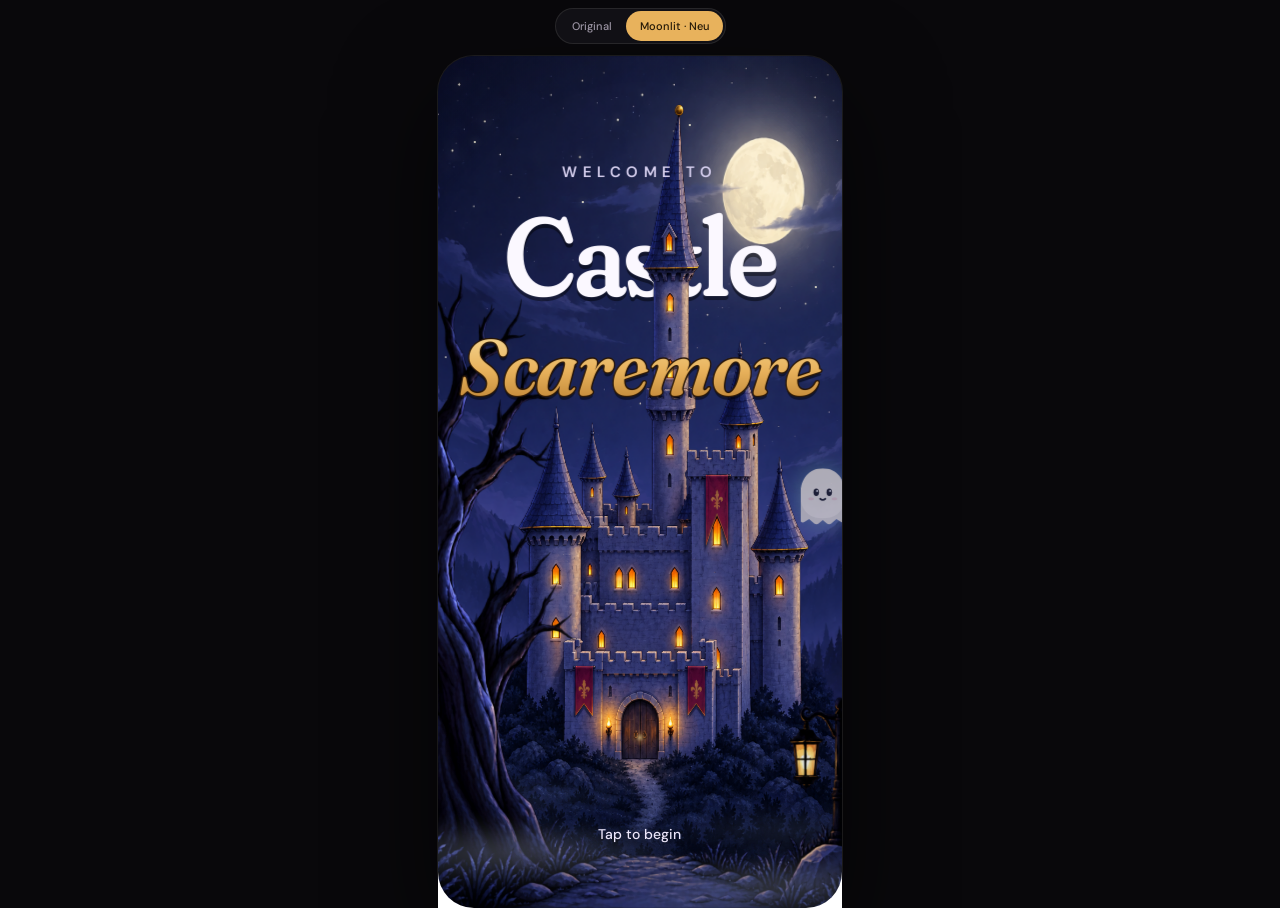
<file: index.html>
<!doctype html>
<html lang="en">
<head>
<meta charset="utf-8">
<meta name="viewport" content="width=device-width, initial-scale=1, maximum-scale=1, user-scalable=no, viewport-fit=cover">
<meta name="theme-color" content="#111015">
<title>Castle Scaremore</title>
<link rel="preconnect" href="https://fonts.googleapis.com">
<link rel="preconnect" href="https://fonts.gstatic.com" crossorigin>
<link href="https://fonts.googleapis.com/css2?family=DM+Sans:opsz,wght@9..40,400;9..40,500;9..40,600;9..40,700&family=Fraunces:ital,opsz,wght,SOFT@0,9..144,500..700,100;1,9..144,500..700,100&display=swap" rel="stylesheet">
<link rel="stylesheet" href="style.css">
<link rel="stylesheet" href="moonlit.css">
<link rel="stylesheet" href="storybook.css">
</head>
<body>

<!-- ICONS: one consistent line style, 24px grid, 1.8 stroke -->
<svg width="0" height="0" style="position:absolute" aria-hidden="true">
  <defs>
    <symbol id="i-ghost" viewBox="0 0 24 24" fill="none" stroke="currentColor" stroke-width="1.8" stroke-linecap="round" stroke-linejoin="round"><path d="M5.5 20.5V11a6.5 6.5 0 0 1 13 0v9.5l-2.2-1.6-2.1 1.6-2.2-1.6-2.2 1.6-2.1-1.6z"/><circle cx="9.8" cy="11" r=".9" fill="currentColor"/><circle cx="14.2" cy="11" r=".9" fill="currentColor"/></symbol>
    <symbol id="i-castle" viewBox="0 0 24 24" fill="none" stroke="currentColor" stroke-width="1.8" stroke-linecap="round" stroke-linejoin="round"><path d="M3.5 21V9h3v2H9V4h2v2h2V4h2v7h2.5V9h3v12z"/><path d="M10 21v-3a2 2 0 0 1 4 0v3"/></symbol>
    <symbol id="i-cards" viewBox="0 0 24 24" fill="none" stroke="currentColor" stroke-width="1.8" stroke-linecap="round" stroke-linejoin="round"><rect x="3.5" y="5" width="10" height="14" rx="2" transform="rotate(-10 8.5 12)"/><rect x="10" y="4.5" width="10.5" height="15" rx="2" transform="rotate(7 15.25 12)"/></symbol>
    <symbol id="i-shop" viewBox="0 0 24 24" fill="none" stroke="currentColor" stroke-width="1.8" stroke-linecap="round" stroke-linejoin="round"><path d="M4.5 8.5h15l-1.2 11.3a1.5 1.5 0 0 1-1.5 1.2H7.2a1.5 1.5 0 0 1-1.5-1.2z"/><path d="M9 11V7a3 3 0 0 1 6 0v4"/></symbol>
    <symbol id="i-gem" viewBox="0 0 24 24" fill="none" stroke="currentColor" stroke-width="1.8" stroke-linecap="round" stroke-linejoin="round"><path d="M6.5 4h11L21 9l-9 11L3 9z" fill="currentColor" fill-opacity=".22"/><path d="M3 9h18M12 20 8.5 9l2-5M12 20l3.5-11-2-5"/></symbol>
    <symbol id="i-fright" viewBox="0 0 24 24" fill="none" stroke="currentColor" stroke-width="1.8" stroke-linecap="round" stroke-linejoin="round"><path d="M12 2.8c1.8 3 6.2 5 6.2 10.4a6.2 6.2 0 0 1-12.4 0c0-2.6 1.2-4.2 2.5-5.3.1 1.6.7 2.6 1.7 3.1-.1-3.4 1-6.1 2-8.2z" fill="currentColor" fill-opacity=".22"/><circle cx="10.3" cy="14" r=".8" fill="currentColor"/><circle cx="13.7" cy="14" r=".8" fill="currentColor"/></symbol>
    <symbol id="i-settings" viewBox="0 0 24 24" fill="none" stroke="currentColor" stroke-width="1.8" stroke-linecap="round" stroke-linejoin="round"><path d="M4 7h9M17 7h3M4 12h3M11 12h9M4 17h11M19 17h1"/><circle cx="15" cy="7" r="2"/><circle cx="9" cy="12" r="2"/><circle cx="17" cy="17" r="2"/></symbol>
    <symbol id="i-lock" viewBox="0 0 24 24" fill="none" stroke="currentColor" stroke-width="1.8" stroke-linecap="round" stroke-linejoin="round"><rect x="5" y="11" width="14" height="10" rx="2.2"/><path d="M8.5 11V8a3.5 3.5 0 0 1 7 0v3"/></symbol>
    <symbol id="i-people" viewBox="0 0 24 24" fill="none" stroke="currentColor" stroke-width="1.8" stroke-linecap="round" stroke-linejoin="round"><circle cx="9" cy="8" r="3.2"/><path d="M3 20a6 6 0 0 1 12 0"/><path d="M15.5 4.9a3.2 3.2 0 0 1 0 6.2M17.5 14.3A6 6 0 0 1 21 20"/></symbol>
    <symbol id="i-group" viewBox="0 0 24 24" fill="none" stroke="currentColor" stroke-width="1.8" stroke-linecap="round" stroke-linejoin="round"><circle cx="12" cy="7.5" r="2.7"/><circle cx="5.5" cy="9.5" r="2"/><circle cx="18.5" cy="9.5" r="2"/><path d="M7.5 20a4.5 4.5 0 0 1 9 0M2.5 18.5a3.3 3.3 0 0 1 4.2-3.2M21.5 18.5a3.3 3.3 0 0 0-4.2-3.2"/></symbol>
    <symbol id="i-bolt" viewBox="0 0 24 24" fill="none" stroke="currentColor" stroke-width="1.8" stroke-linecap="round" stroke-linejoin="round"><path d="M13 3 5 14h6.2l-1 7L18.5 10h-6.2z"/></symbol>
    <symbol id="i-target" viewBox="0 0 24 24" fill="none" stroke="currentColor" stroke-width="1.8" stroke-linecap="round" stroke-linejoin="round"><circle cx="12" cy="12" r="8.5"/><circle cx="12" cy="12" r="4.5"/><circle cx="12" cy="12" r="1" fill="currentColor"/></symbol>
    <symbol id="i-candle" viewBox="0 0 24 24" fill="none" stroke="currentColor" stroke-width="1.8" stroke-linecap="round" stroke-linejoin="round"><path d="M12 3c1.4 1.7 2 2.7 2 3.7a2 2 0 0 1-4 0c0-1 .6-2 2-3.7zM12 8.7V11"/><rect x="8.5" y="11" width="7" height="10" rx="1"/></symbol>
    <symbol id="i-shield" viewBox="0 0 24 24" fill="none" stroke="currentColor" stroke-width="1.8" stroke-linecap="round" stroke-linejoin="round"><path d="M12 3 5 6v5.2c0 4.4 2.9 8.2 7 9.8 4.1-1.6 7-5.4 7-9.8V6z"/><path d="m12 8.3 1.1 2.3 2.5.3-1.8 1.7.5 2.5-2.3-1.3-2.3 1.3.5-2.5-1.8-1.7 2.5-.3z"/></symbol>
    <symbol id="i-clock" viewBox="0 0 24 24" fill="none" stroke="currentColor" stroke-width="1.8" stroke-linecap="round" stroke-linejoin="round"><circle cx="12" cy="12" r="8.5"/><path d="M12 7.5V12l3 2"/></symbol>
    <symbol id="i-sparkle" viewBox="0 0 24 24" fill="none" stroke="currentColor" stroke-width="1.8" stroke-linecap="round" stroke-linejoin="round"><path d="M12 3c.6 4.6 3.9 7.9 8.5 8.5-4.6.6-7.9 3.9-8.5 8.5-.6-4.6-3.9-7.9-8.5-8.5C8.1 10.9 11.4 7.6 12 3z"/></symbol>
    <symbol id="i-sound" viewBox="0 0 24 24" fill="none" stroke="currentColor" stroke-width="1.8" stroke-linecap="round" stroke-linejoin="round"><path d="M11 5 6.5 8.5H3.5v7h3L11 19z"/><path d="M15.5 9a4.5 4.5 0 0 1 0 6M18.5 6a8.5 8.5 0 0 1 0 12"/></symbol>
    <symbol id="i-music" viewBox="0 0 24 24" fill="none" stroke="currentColor" stroke-width="1.8" stroke-linecap="round" stroke-linejoin="round"><path d="M9 18V5.5l11-2V16"/><circle cx="6.5" cy="18" r="2.5"/><circle cx="17.5" cy="16" r="2.5"/></symbol>
    <symbol id="i-vibrate" viewBox="0 0 24 24" fill="none" stroke="currentColor" stroke-width="1.8" stroke-linecap="round" stroke-linejoin="round"><rect x="8" y="3.5" width="8" height="17" rx="2"/><path d="M4 8.5v7M20 8.5v7"/></symbol>
    <symbol id="i-crown" viewBox="0 0 24 24" fill="none" stroke="currentColor" stroke-width="1.8" stroke-linecap="round" stroke-linejoin="round"><path d="M3.5 8 8 12l4-6.5 4 6.5 4.5-4-2 11h-13z"/></symbol>
    <symbol id="i-gift" viewBox="0 0 24 24" fill="none" stroke="currentColor" stroke-width="1.8" stroke-linecap="round" stroke-linejoin="round"><rect x="3.5" y="8.5" width="17" height="4" rx="1"/><path d="M5 12.5V20a1 1 0 0 0 1 1h12a1 1 0 0 0 1-1v-7.5M12 8.5V21"/><path d="M12 8.5C10.5 5 7 4.8 7 6.8c0 1.4 2 1.7 5 1.7zM12 8.5c1.5-3.5 5-3.7 5-1.7 0 1.4-2 1.7-5 1.7z"/></symbol>
    <symbol id="i-moon" viewBox="0 0 24 24" fill="none" stroke="currentColor" stroke-width="1.8" stroke-linecap="round" stroke-linejoin="round"><path d="M19.5 14.5A7.8 7.8 0 1 1 9.5 4.5a6.2 6.2 0 0 0 10 10z"/></symbol>
    <symbol id="i-door" viewBox="0 0 24 24" fill="none" stroke="currentColor" stroke-width="1.8" stroke-linecap="round" stroke-linejoin="round"><path d="M6 21V10a6 6 0 0 1 12 0v11M4 21h16"/><circle cx="14.5" cy="14.5" r=".8" fill="currentColor"/></symbol>
    <symbol id="i-chain" viewBox="0 0 24 24" fill="none" stroke="currentColor" stroke-width="1.8" stroke-linecap="round" stroke-linejoin="round"><rect x="3" y="8.5" width="9" height="7" rx="3.5" transform="rotate(-35 7.5 12)"/><rect x="12" y="8.5" width="9" height="7" rx="3.5" transform="rotate(-35 16.5 12)"/></symbol>
    <symbol id="i-tower" viewBox="0 0 24 24" fill="none" stroke="currentColor" stroke-width="1.8" stroke-linecap="round" stroke-linejoin="round"><path d="M12 2.5 7.5 9h9z"/><path d="M8.5 9v12h7V9M6 21h12"/><path d="M12 13v2"/></symbol>
    <symbol id="i-camera" viewBox="0 0 24 24" fill="none" stroke="currentColor" stroke-width="1.8" stroke-linecap="round" stroke-linejoin="round"><path d="M4 8h3l1.5-2.5h7L17 8h3a1 1 0 0 1 1 1v9a1 1 0 0 1-1 1H4a1 1 0 0 1-1-1V9a1 1 0 0 1 1-1z"/><circle cx="12" cy="13" r="3.5"/></symbol>
    <symbol id="i-ecto" viewBox="0 0 24 24" fill="none" stroke="currentColor" stroke-width="1.8" stroke-linecap="round" stroke-linejoin="round"><path d="M12 3c3 4.2 6 7.4 6 11a6 6 0 0 1-12 0c0-3.6 3-6.8 6-11z" fill="currentColor" fill-opacity=".2"/><path d="M9.5 14.5a2.5 2.5 0 0 0 2.5 2.5"/></symbol>
    <symbol id="i-potion" viewBox="0 0 24 24" fill="none" stroke="currentColor" stroke-width="1.8" stroke-linecap="round" stroke-linejoin="round"><path d="M9 3h6M10 3v5.5L5.6 16.8A2.8 2.8 0 0 0 8.1 21h7.8a2.8 2.8 0 0 0 2.5-4.2L14 8.5V3"/><path d="M7.2 14h9.6l1.6 2.8A2.8 2.8 0 0 1 15.9 21H8.1a2.8 2.8 0 0 1-2.5-4.2z" fill="currentColor" fill-opacity=".35" stroke="none"/><circle cx="11" cy="17" r=".9" fill="currentColor"/><circle cx="13.5" cy="15.8" r=".6" fill="currentColor"/></symbol>
    <symbol id="i-skullp" viewBox="0 0 24 24" fill="none" stroke="currentColor" stroke-width="1.8" stroke-linecap="round" stroke-linejoin="round"><path d="M12 3a8 8 0 0 0-5 14.2V20a1 1 0 0 0 1 1h8a1 1 0 0 0 1-1v-2.8A8 8 0 0 0 12 3z"/><circle cx="9" cy="11.5" r="1.8" fill="currentColor"/><circle cx="15" cy="11.5" r="1.8" fill="currentColor"/><path d="M12 14.5v1.5M10 21v-2M14 21v-2"/></symbol>
    <symbol id="i-close" viewBox="0 0 24 24" fill="none" stroke="currentColor" stroke-width="2" stroke-linecap="round"><path d="M6.5 6.5l11 11M17.5 6.5l-11 11"/></symbol>
    <symbol id="i-check" viewBox="0 0 24 24" fill="none" stroke="currentColor" stroke-width="2" stroke-linecap="round" stroke-linejoin="round"><path d="m5 12.5 4.5 4.5L19 7.5"/></symbol>
    <symbol id="i-plus" viewBox="0 0 24 24" fill="none" stroke="currentColor" stroke-width="2.2" stroke-linecap="round"><path d="M12 6v12M6 12h12"/></symbol>
    <symbol id="i-arrow" viewBox="0 0 24 24" fill="none" stroke="currentColor" stroke-width="2" stroke-linecap="round" stroke-linejoin="round"><path d="M5 12h14M13 6l6 6-6 6"/></symbol>
    <symbol id="i-up" viewBox="0 0 24 24" fill="none" stroke="currentColor" stroke-width="2" stroke-linecap="round" stroke-linejoin="round"><path d="M12 19V5M6 11l6-6 6 6"/></symbol>
    <symbol id="i-tap" viewBox="0 0 24 24" fill="none" stroke="currentColor" stroke-width="1.8" stroke-linecap="round" stroke-linejoin="round"><path d="M9 12V5.5a1.5 1.5 0 0 1 3 0V11m0-1.5a1.5 1.5 0 0 1 3 0V11m0-.5a1.5 1.5 0 0 1 3 0v4a6.5 6.5 0 0 1-6.5 6.5h-.6a6 6 0 0 1-4.7-2.3L4.3 16a1.5 1.5 0 0 1 2.3-1.9L9 16.5"/></symbol>
  </defs>
</svg>

<div id="app">
  <div class="wisps" aria-hidden="true"><i></i><i></i><i></i><i></i></div>

  <!-- TOP BAR -->
  <header class="topbar">
    <div class="topbar-row">
    <div class="currency" id="cur-frights" data-kind="frights">
      <svg class="cur-icon"><use href="#i-fright"/></svg>
      <span class="cur-val">0</span>
    </div>
    <div class="currency" id="cur-gems" data-kind="gems">
      <svg class="cur-icon"><use href="#i-gem"/></svg>
      <span class="cur-val">0</span>
      <button class="cur-plus press" id="btn-gem-plus" aria-label="Get gems"><svg><use href="#i-plus"/></svg></button>
    </div>
    <button class="icon-btn press" id="btn-settings" aria-label="Settings"><svg><use href="#i-settings"/></svg></button>
    </div>
    <button class="level" id="level" style="--p:0" aria-label="Level">
      <span class="lv-badge"><b id="lv-num">1</b></span>
      <span class="lv-track"><i></i></span>
      <span class="lv-text" id="lv-text">0 / 15 XP</span>
    </button>
    <div class="buffs" id="buffs"></div>
  </header>

  <!-- PAGES -->
  <main class="pages" id="pages">

    <section class="page" data-page="shop">
      <header class="page-head stagger" style="--i:0">
        <h1>Shop</h1>
        <p>Spend gems on lasting upgrades.</p>
      </header>
      <div id="shop-content"></div>
    </section>

    <section class="page" data-page="cards">
      <header class="page-head stagger" style="--i:0">
        <h1>Cards</h1>
        <p>Permanent buffs. Duplicates stack at full strength.</p>
      </header>
      <div id="cards-content"></div>
    </section>

    <section class="page haunt active" data-page="haunt">
      <div class="scene stagger" id="scene" style="--i:0">
        <canvas id="scene-canvas"></canvas>
        <div class="scene-hud top">
          <span class="hud"><svg><use href="#i-castle"/></svg><span id="scene-room">Entrance Hall</span></span>
          <span class="hud"><svg><use href="#i-clock"/></svg><span id="scene-rate" class="num">–</span></span>
        </div>
        <div class="scene-center">
          <div class="scene-pill tutorial" id="tutorial"><svg><use href="#i-tap"/></svg>Tap when a visitor reaches the armor</div>
          <div class="scene-pill combo" id="combo-pill">Combo <b id="scene-combo">×2</b><span id="scene-combo-bonus">+20%</span></div>
          <div class="scene-pill haunt-btn" id="haunt-btn"><svg><use href="#i-moon"/></svg><span id="haunt-label">Haunting Hour</span></div>
        </div>
        <div class="fear" id="fear"><span class="fear-label">Fear</span><div class="fear-bar"><i></i></div></div>
      </div>

      <div class="upgrades stagger" style="--i:1">
        <div class="upgrades-head">
          <div class="panel-tabs" id="panel-tabs">
            <button class="on" data-panel="upgrades">Upgrades</button>
            <button data-panel="quests">Quests<i class="qdot" id="quest-dot"></i></button>
          </div>
          <div class="segmented" id="buy-mode" style="--seg:0">
            <span class="seg-thumb"></span>
            <button data-mode="0">×1</button>
            <button data-mode="1">×10</button>
            <button data-mode="2">Max</button>
          </div>
        </div>
        <div class="upgrade-list" id="upgrade-list"></div>
        <div class="upgrade-list" id="quest-list" hidden></div>
      </div>
    </section>

    <section class="page" data-page="ghosts">
      <header class="page-head stagger" style="--i:0">
        <h1>Ghosts</h1>
        <p id="ghost-count">Collect and train your haunting crew.</p>
      </header>
      <div id="ghosts-content"></div>
    </section>

    <section class="page" data-page="castle">
      <header class="page-head stagger" style="--i:0">
        <h1>The Castle</h1>
        <p>Every room you haunt pays better.</p>
      </header>
      <div id="castle-content"></div>
    </section>
  </main>

  <!-- TAB BAR -->
  <nav class="tabbar" id="tabbar" style="--idx:2">
    <span class="tab-pill"><span></span></span>
    <button class="tab" data-tab="shop"><span class="tab-icon"><svg><use href="#i-shop"/></svg><i class="badge"></i></span><span class="tab-label">Shop</span></button>
    <button class="tab" data-tab="cards"><span class="tab-icon"><svg><use href="#i-cards"/></svg><i class="badge"></i></span><span class="tab-label">Cards</span></button>
    <button class="tab active" data-tab="haunt"><span class="tab-icon"><svg><use href="#i-ghost"/></svg><i class="badge"></i></span><span class="tab-label">Haunt</span></button>
    <button class="tab" data-tab="ghosts"><span class="tab-icon"><svg><use href="#i-crown"/></svg><i class="badge"></i></span><span class="tab-label">Ghosts</span></button>
    <button class="tab" data-tab="castle"><span class="tab-icon"><svg><use href="#i-castle"/></svg><i class="badge"></i></span><span class="tab-label">Castle</span></button>
  </nav>

  <div id="fx-layer"></div>
  <div id="toast-root"></div>

  <!-- SPLASH -->
  <div id="splash">
    <p class="splash-tap">Tap to begin</p>
  </div>
</div>

<script src="moonlit.js"></script>
<script src="puppet-motion.js"></script>
<script src="puppet-visitors.js"></script>
<script src="storybook.js"></script>
<script src="app.js"></script>
<script src="game.js"></script>
</body>
</html>
</file>
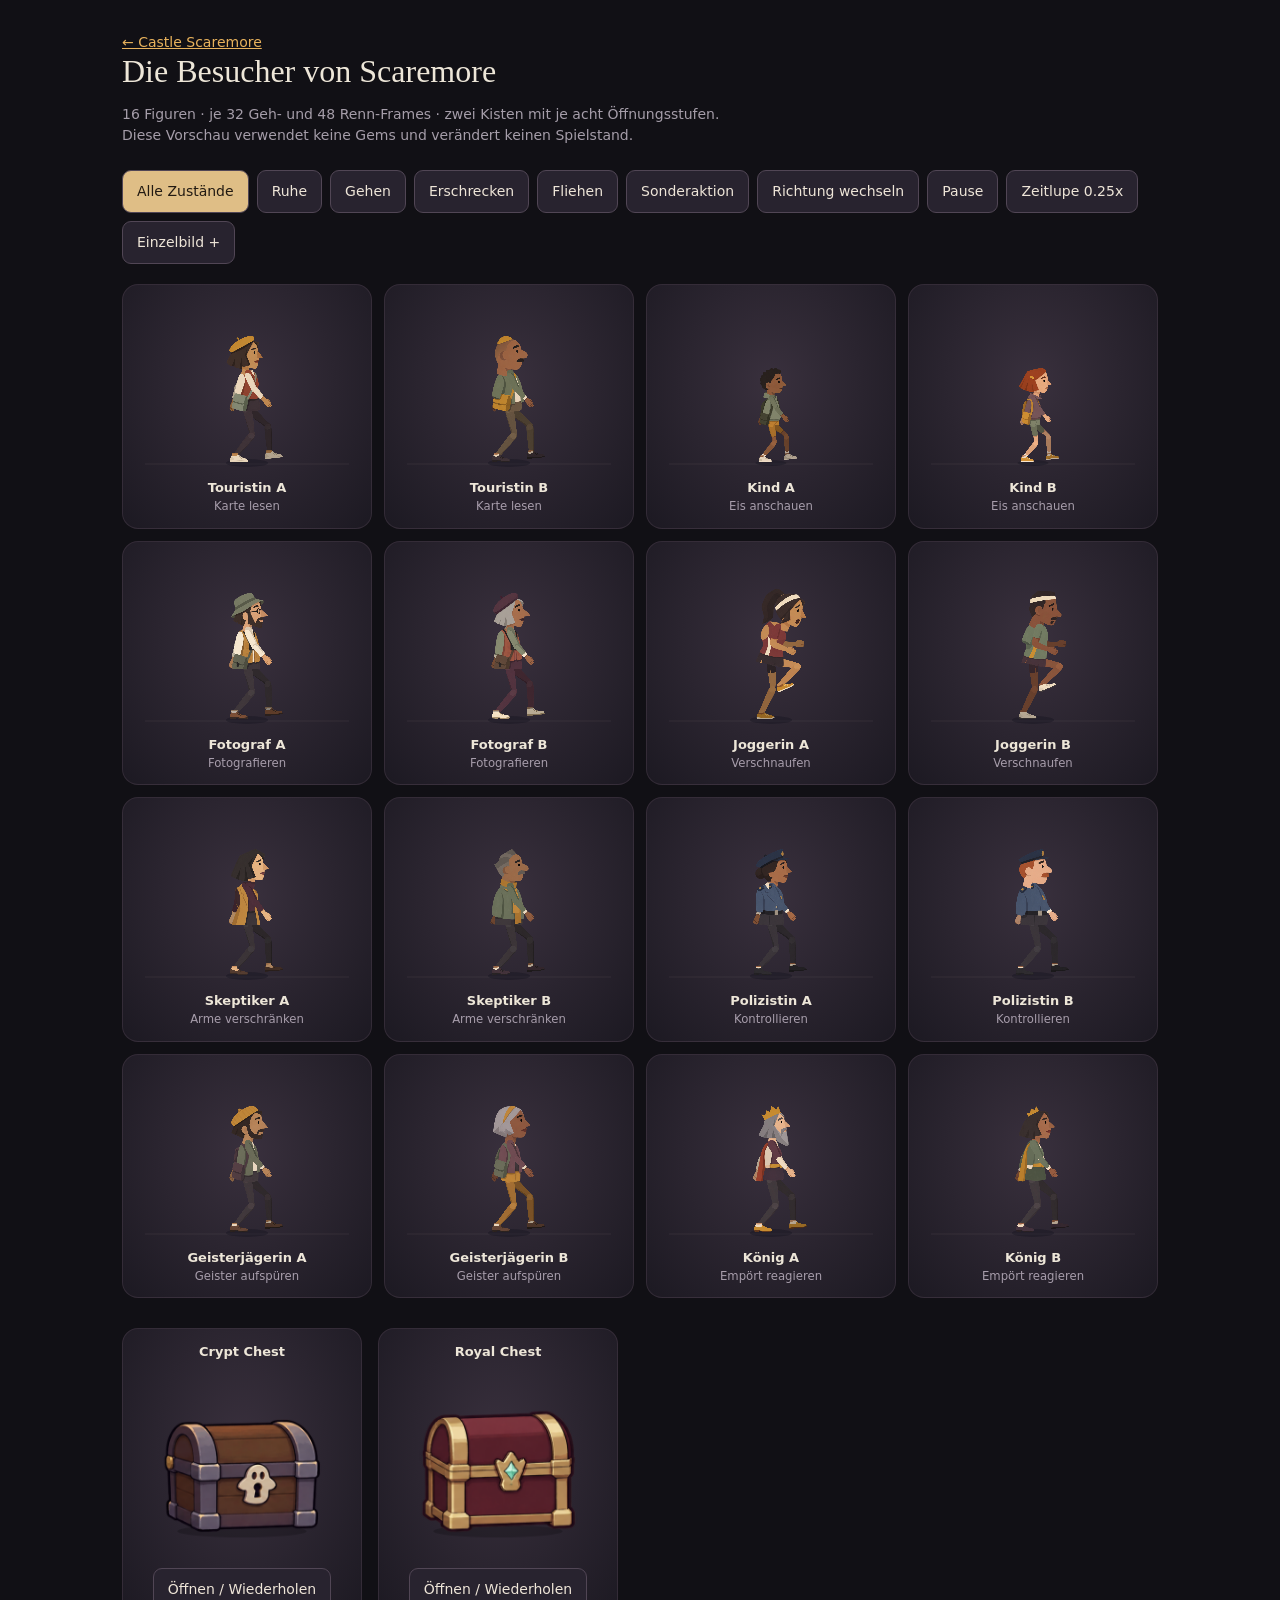
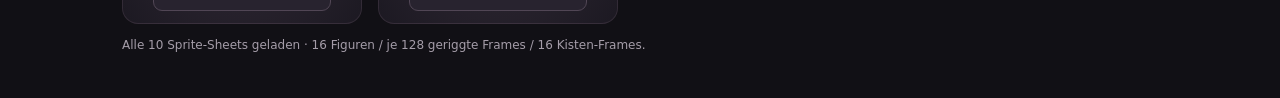
<file: art-preview.html>
<!doctype html>
<html lang="de">
<meta charset="utf-8">
<meta name="viewport" content="width=device-width,initial-scale=1">
<title>Castle Scaremore · Animationsvorschau</title>
<link rel="stylesheet" href="storybook.css">
<style>
  *{box-sizing:border-box}body{margin:0;background:#111015;color:#ede6d8;font:14px/1.5 system-ui,sans-serif;padding:32px;max-width:1100px;margin:auto}
  h1{font:500 32px Georgia,serif;margin:0}p{color:#a59da9}a{color:#e8b25c}header{margin-bottom:24px}
  .controls{display:flex;flex-wrap:wrap;gap:8px;margin:20px 0}button,select{background:#28232f;color:#eee5d8;border:1px solid #514655;border-radius:9px;padding:10px 14px;font:inherit;cursor:pointer}button.on{background:#dfbe86;color:#221a12}
  .cast{display:grid;grid-template-columns:repeat(4,1fr);gap:12px}.card{background:radial-gradient(at 50% 40%,#39303d,#1c1922);border:1px solid #53445466;border-radius:16px;text-align:center;padding:12px;min-width:0}
  .card canvas{width:100%;height:180px;display:block}.card b{font-size:13px}.card small{display:block;color:#a79dab}.chests{display:flex;gap:16px;margin-top:30px}.chests .card{width:240px}.chests scaremore-chest{height:196px;width:196px;margin:auto}.chests button{margin-top:10px}#status{font-size:12px}
  @media(max-width:650px){body{padding:20px}.cast{grid-template-columns:repeat(2,1fr)}.chests{flex-wrap:wrap}.chests .card{width:100%}}
</style>
<header><a href="./">← Castle Scaremore</a><h1>Die Besucher von Scaremore</h1><p>16 Figuren · je 32 Geh- und 48 Renn-Frames · zwei Kisten mit je acht Öffnungsstufen.<br>Diese Vorschau verwendet keine Gems und verändert keinen Spielstand.</p></header>
<div class="controls" role="group" aria-label="Animation wählen">
  <button data-state="cycle" class="on">Alle Zustände</button><button data-state="idle">Ruhe</button><button data-state="walk">Gehen</button><button data-state="scared">Erschrecken</button><button data-state="flee">Fliehen</button><button data-state="action">Sonderaktion</button><button id="direction">Richtung wechseln</button><button id="pause">Pause</button><button id="slow">Zeitlupe 0.25x</button><button id="step">Einzelbild +</button>
</div>
<div class="cast" id="cast"></div>
<div class="chests"><section class="card"><b>Crypt Chest</b><scaremore-chest data-kind="crypt" role="img" aria-label="Crypt Chest"></scaremore-chest><button class="replay">Öffnen / Wiederholen</button></section><section class="card"><b>Royal Chest</b><scaremore-chest data-kind="royal" role="img" aria-label="Royal Chest"></scaremore-chest><button class="replay">Öffnen / Wiederholen</button></section></div>
<p id="status" role="status">Assets werden geladen …</p>
<script src="puppet-motion.js"></script>
<script src="puppet-visitors.js"></script>
<script src="storybook.js"></script>
<script>
  const labels=['Touristin','Kind','Fotograf','Joggerin','Skeptiker','Polizistin','Geisterjägerin','König'];
  const specials=['Karte lesen','Eis anschauen','Fotografieren','Verschnaufen','Arme verschränken','Kontrollieren','Geister aufspüren','Empört reagieren'];
  const cards=ScaremoreArt.kinds.flatMap((kind,i)=>[0,1].map(variant=>{
    const el=document.createElement('section');el.className='card';el.innerHTML=`<canvas aria-label="${labels[i]} Animationsvorschau"></canvas><b>${labels[i]} ${variant===0?'A':'B'}</b><small>${specials[i]}</small>`;document.querySelector('#cast').appendChild(el);
    return {kind,artVariant:variant,visitor:{kind,artVariant:variant},canvas:el.querySelector('canvas')};
  }));
  let state='cycle',direction=1,paused=false,slow=false,t=0,last=performance.now();
  document.querySelectorAll('[data-state]').forEach(b=>b.onclick=()=>{state=b.dataset.state;t=0;document.querySelectorAll('[data-state]').forEach(x=>x.classList.toggle('on',x===b));});
  document.querySelector('#direction').onclick=()=>{direction*=-1};
  document.querySelector('#pause').onclick=e=>{paused=!paused;e.target.textContent=paused?'Weiter':'Pause'};
  document.querySelector('#slow').onclick=e=>{slow=!slow;e.target.classList.toggle('on',slow)};
  document.querySelector('#step').onclick=()=>{paused=true;t+=1/48;document.querySelector('#pause').textContent='Weiter'};
  document.querySelectorAll('.replay').forEach(b=>b.onclick=async()=>{b.disabled=true;const sprite=b.parentNode.querySelector('scaremore-chest');sprite.reset();await sprite.play();b.disabled=false;});
  ScaremoreArt.preload().then(()=>{const all=ScaremoreArt.status();document.querySelector('#status').textContent=all.every(a=>a.ready)?`Alle ${all.length} Sprite-Sheets geladen · 16 Figuren / je 128 geriggte Frames / 16 Kisten-Frames.`:'Fehler beim Laden: '+all.filter(a=>!a.ready).map(a=>a.name).join(', ');});
  function loop(now){
    if(!paused)t+=Math.min(.05,(now-last)/1000)*(slow?.25:1);last=now;
    const cycle=t%7.7;
    const current=state==='cycle'?(cycle<1.2?'idle':cycle<3.6?'walk':cycle<4?'scared':cycle<6?'flee':'action'):state;
    for(const {kind,artVariant,visitor,canvas} of cards){
      const w=canvas.clientWidth,h=180,d=Math.min(2,devicePixelRatio||1);
      if(canvas.width!==Math.round(w*d)){canvas.width=Math.round(w*d);canvas.height=h*d;}
      const c=canvas.getContext('2d');c.setTransform(d,0,0,d,0,0);c.clearRect(0,0,w,h);
      c.strokeStyle='#8d7b7b25';c.beginPath();c.moveTo(10,167);c.lineTo(w-10,167);c.stroke();
      const st=current==='scared'?(state==='cycle'?cycle-3.6:t%.8):t%1.3;
      c.save();if(direction<0&&current!=='flee'){c.translate(w,0);c.scale(-1,1);}
      Object.assign(visitor,{state:current,st,phase:t*(current==='flee'?19:7),dir:direction,x:w/2});
      ScaremoreArt.drawVisitor(c,visitor,t,{charH:108,walkY:165},0);c.restore();
    }
    requestAnimationFrame(loop);
  }requestAnimationFrame(loop);
</script>
</html>
</file>
<file: style.css>
/* ============ Castle Scaremore – UI prototype ============
   Palette: ink, bone, candlelight. Mint only for Frights.
   Motion: springs (generated at runtime into --spring*), transform/opacity only. */
:root {
  --bg: #111015;
  --surface: #1a181f;
  --surface-2: #232028;
  --surface-3: #2d2933;
  --hair: rgba(237, 230, 216, .07);
  --hair-2: rgba(237, 230, 216, .12);
  --text: #ede6d8;
  --text-2: #9b94a3;
  --text-3: #625c69;
  --accent: #e8b25c;
  --accent-ink: #231807;
  --accent-soft: rgba(232, 178, 92, .12);
  --fright: #9fe3c6;
  --gem: #a9bcff;
  --danger: #e6776a;
  --common: #a8a3ae;
  --rare: #74a9f2;
  --epic: #b392f0;
  --legendary: #eec26a;

  /* fallbacks – replaced by true spring curves in app.js when linear() is supported */
  --spring: cubic-bezier(.3, 1.25, .5, 1);
  --spring-soft: cubic-bezier(.25, 1, .35, 1);
  --spring-bouncy: cubic-bezier(.3, 1.5, .5, 1);
  --ease-out: cubic-bezier(.2, .8, .2, 1);
  --ease-in: cubic-bezier(.5, 0, .75, 0);

  --safe-b: env(safe-area-inset-bottom, 0px);
  --safe-t: env(safe-area-inset-top, 0px);
  --display: 'Fraunces', Georgia, serif;
}

* { box-sizing: border-box; -webkit-tap-highlight-color: transparent; }
html, body { margin: 0; height: 100%; }
body {
  background: #09080b;
  color: var(--text);
  font: 500 15px/1.35 'DM Sans', system-ui, sans-serif;
  overflow: hidden;
  user-select: none;
  -webkit-user-select: none;
  touch-action: manipulation;
  display: flex;
  justify-content: center;
  align-items: center;
  -webkit-font-smoothing: antialiased;
}
button { font: inherit; color: inherit; cursor: pointer; border: 0; background: none; padding: 0; }
svg { width: 1em; height: 1em; display: block; flex-shrink: 0; }
h1, h2, h3, p { margin: 0; }
.num { font-variant-numeric: tabular-nums; }

/* press feedback: quick down, springy release */
.press { transition: transform .45s var(--spring-bouncy); }
.press:active { transform: scale(.94); transition: transform .08s var(--ease-out); }

/* ---------- Frame ---------- */
#app {
  position: relative;
  width: 100%;
  max-width: 440px;
  height: 100dvh;
  background: var(--bg);
  display: flex;
  flex-direction: column;
  overflow: hidden;
  isolation: isolate;
}
@media (min-width: 500px) and (min-height: 700px) {
  #app {
    height: min(100dvh - 48px, 900px);
    aspect-ratio: 9 / 19;
    width: auto;
    border-radius: 36px;
    box-shadow: 0 0 0 1px #ffffff14, 0 40px 100px rgba(0, 0, 0, .6);
  }
}
#app.shake { animation: shake .4s var(--ease-out); }
@keyframes shake {
  0%, 100% { transform: none; }
  20% { transform: translate(-3px, 1px); }
  40% { transform: translate(3px, -1px); }
  60% { transform: translate(-2px, 0); }
  80% { transform: translate(1px, 0); }
}

/* ---------- Top bar ---------- */
.topbar {
  display: flex;
  align-items: center;
  gap: 8px;
  padding: calc(12px + var(--safe-t)) 16px 10px;
}
.currency {
  display: flex;
  align-items: center;
  gap: 7px;
  height: 36px;
  padding: 0 12px 0 10px;
  background: var(--surface);
  border: 1px solid var(--hair);
  border-radius: 12px;
  font-weight: 600;
  font-size: 15px;
  font-variant-numeric: tabular-nums;
}
.cur-icon { width: 20px; height: 20px; }
#cur-frights .cur-icon { color: var(--fright); }
#cur-gems .cur-icon { color: var(--gem); }
#cur-gems { padding-right: 4px; }
.cur-val { min-width: 34px; display: inline-block; transition: transform .5s var(--spring-bouncy), color .4s; }
.currency.tick .cur-val { animation: tick .45s var(--spring-bouncy); }
@keyframes tick { 0% { transform: translateY(0); } 30% { transform: translateY(-3px); } 100% { transform: translateY(0); } }
.currency.spent .cur-val { color: var(--accent); }
.cur-plus {
  width: 28px; height: 28px;
  margin-left: 4px;
  border-radius: 9px;
  display: grid; place-items: center;
  background: var(--surface-3);
  color: var(--text);
  font-size: 14px;
}
.icon-btn {
  margin-left: auto;
  width: 36px; height: 36px;
  border-radius: 12px;
  display: grid; place-items: center;
  color: var(--text-2);
  font-size: 20px;
}
.icon-btn:hover { color: var(--text); }

/* ---------- Pages ---------- */
.pages { position: relative; flex: 1; min-height: 0; }
.page {
  position: absolute; inset: 0;
  overflow-y: auto;
  overflow-x: hidden;
  padding: 4px 16px 28px;
  opacity: 0;
  visibility: hidden;
  scrollbar-width: none;
}
.page::-webkit-scrollbar { display: none; }
.page.active { opacity: 1; visibility: visible; }
.page-head { padding: 8px 2px 18px; }
.page-head h1 {
  font-family: var(--display);
  font-variation-settings: 'SOFT' 100;
  font-weight: 600;
  font-size: 30px;
  letter-spacing: -.02em;
  line-height: 1.1;
}
.page-head p { color: var(--text-2); font-size: 14px; margin-top: 4px; }

/* entrance: small rise, soft spring, tight stagger */
.page.enter .stagger { animation: rise .55s var(--spring-soft) both; animation-delay: calc(var(--i, 0) * 32ms); }
@keyframes rise { from { opacity: 0; transform: translateY(10px); } to { opacity: 1; transform: none; } }

.label {
  font-size: 12px;
  font-weight: 600;
  letter-spacing: .08em;
  text-transform: uppercase;
  color: var(--text-3);
  margin: 26px 2px 10px;
}

.card {
  background: var(--surface);
  border: 1px solid var(--hair);
  border-radius: 20px;
}

/* ---------- Buttons ---------- */
.btn {
  display: inline-flex; align-items: center; justify-content: center; gap: 6px;
  height: 40px;
  padding: 0 14px;
  border-radius: 12px;
  font-weight: 600;
  font-size: 14px;
  white-space: nowrap;
  background: var(--accent);
  color: var(--accent-ink);
  font-variant-numeric: tabular-nums;
  transition: transform .45s var(--spring-bouncy), background-color .25s, color .25s;
}
.btn:active { transform: scale(.95); transition: transform .08s var(--ease-out), background-color .25s, color .25s; }
.btn svg { width: 16px; height: 16px; }
.btn.secondary { background: var(--surface-3); color: var(--text); }
.btn.ghost { background: transparent; color: var(--text-2); box-shadow: inset 0 0 0 1px var(--hair-2); }
.btn.muted { background: var(--surface-2); color: var(--text-3); }
.btn.done { background: transparent; color: var(--fright); pointer-events: none; }
.btn.lg { height: 50px; font-size: 16px; border-radius: 14px; padding: 0 20px; }
.btn.block { width: 100%; }
.btn .sep { width: 1px; height: 14px; background: currentColor; opacity: .25; }
.nudge { animation: nudge .4s var(--ease-out); }
@keyframes nudge { 0%, 100% { translate: 0; } 25% { translate: -4px; } 50% { translate: 3px; } 75% { translate: -1px; } }

/* ---------- Haunt ---------- */
.page.haunt { display: flex; flex-direction: column; overflow: hidden; padding-bottom: 12px; gap: 14px; }
.scene {
  position: relative;
  flex: 0 0 45%;
  border-radius: 22px;
  overflow: hidden;
  background:
    radial-gradient(120% 90% at 50% 40%, #1f1c25 0%, #141217 70%),
    var(--surface);
  border: 1px solid var(--hair);
}
.scene::before {
  /* faint stone courses so the placeholder reads as a corridor */
  content: '';
  position: absolute; inset: 0;
  background:
    repeating-linear-gradient(0deg, transparent 0 31px, rgba(255,255,255,.025) 31px 32px),
    linear-gradient(180deg, transparent 68%, rgba(0,0,0,.35) 68%);
}
.scene-placeholder {
  position: absolute; inset: 0;
  display: flex; flex-direction: column; align-items: center; justify-content: center; gap: 6px;
  text-align: center;
}
.ph-icon { width: 40px; height: 40px; color: var(--text-3); margin-bottom: 6px; animation: hover 4s ease-in-out infinite; }
@keyframes hover { 0%, 100% { transform: translateY(0); } 50% { transform: translateY(-5px); } }
.ph-title { font-family: var(--display); font-size: 19px; font-weight: 600; color: var(--text-2); }
.ph-sub { font-size: 13px; color: var(--text-3); }

.scene-hud { position: absolute; left: 12px; right: 12px; display: flex; justify-content: space-between; pointer-events: none; }
.scene-hud.top { top: 12px; }
.scene-hud.bottom { bottom: 12px; }
.hud {
  display: inline-flex; align-items: center; gap: 6px;
  height: 28px; padding: 0 10px;
  border-radius: 9px;
  background: rgba(10, 9, 12, .6);
  backdrop-filter: blur(8px);
  -webkit-backdrop-filter: blur(8px);
  font-size: 12.5px; font-weight: 600;
  color: var(--text);
  font-variant-numeric: tabular-nums;
}
.hud svg { width: 14px; height: 14px; color: var(--text-2); }
.hud-label { color: var(--text-3); font-size: 11px; letter-spacing: .06em; text-transform: uppercase; }
.hud b { color: var(--accent); font-weight: 600; }

.upgrades { flex: 1; min-height: 0; display: flex; flex-direction: column; }
.upgrades-head { display: flex; align-items: center; justify-content: space-between; padding: 0 2px 10px; }
.upgrades-head h2 { font-family: var(--display); font-weight: 600; font-size: 21px; letter-spacing: -.01em; }

.segmented {
  position: relative;
  display: grid;
  grid-template-columns: repeat(3, 1fr);
  width: 150px;
  padding: 3px;
  border-radius: 11px;
  background: var(--surface);
  border: 1px solid var(--hair);
}
.segmented button {
  position: relative; z-index: 1;
  height: 28px;
  font-size: 13px; font-weight: 600;
  color: var(--text-3);
  transition: color .25s;
}
.segmented button.on { color: var(--text); }
.seg-thumb {
  position: absolute; top: 3px; bottom: 3px; left: 3px;
  width: calc((100% - 6px) / 3);
  border-radius: 8px;
  background: var(--surface-3);
  transform: translateX(calc(var(--seg) * 100%));
  transition: transform .5s var(--spring);
}

.upgrade-list {
  flex: 1;
  overflow-y: auto;
  border-radius: 20px;
  background: var(--surface);
  border: 1px solid var(--hair);
  scrollbar-width: none;
}
.upgrade-list::-webkit-scrollbar { display: none; }
.upg[hidden] { display: none; }
.upg {
  position: relative;
  display: grid;
  grid-template-columns: 42px 1fr auto;
  align-items: center;
  gap: 12px;
  padding: 12px 12px 12px 14px;
}
.upg + .upg { border-top: 1px solid var(--hair); }
.upg::after {
  content: ''; position: absolute; inset: 0;
  background: var(--accent-soft);
  opacity: 0;
  pointer-events: none;
}
.upg.bought::after { animation: rowGlow .7s var(--ease-out); }
@keyframes rowGlow { 0% { opacity: 1; } 100% { opacity: 0; } }
.tile {
  flex-shrink: 0;
  width: 42px; height: 42px;
  border-radius: 12px;
  display: grid; place-items: center;
  color: var(--c);
  background: color-mix(in srgb, var(--c) 13%, transparent);
  font-size: 21px;
}
.upg-body { min-width: 0; }
.upg-name { display: flex; align-items: baseline; gap: 7px; font-weight: 600; font-size: 15px; }
.lv { display: inline-block; font-size: 12px; font-weight: 500; color: var(--text-3); font-variant-numeric: tabular-nums; }
.lv.pop { animation: pop .5s var(--spring-bouncy); }
@keyframes pop { 0% { transform: scale(1); } 30% { transform: scale(1.35); color: var(--accent); } 100% { transform: scale(1); } }
.upg-desc { font-size: 13px; color: var(--text-2); margin-top: 1px; white-space: nowrap; overflow: hidden; text-overflow: ellipsis; font-variant-numeric: tabular-nums; }
.upg-desc b { color: var(--text); font-weight: 600; }
.upg-desc .to { color: var(--fright); }
.upg-desc svg { display: inline-block; width: 11px; height: 11px; vertical-align: -1px; margin: 0 2px; color: var(--text-3); }
.meter { height: 2px; margin-top: 8px; border-radius: 2px; background: var(--hair); overflow: hidden; }
.meter i { display: block; height: 100%; width: 100%; background: var(--accent); border-radius: 2px; transform-origin: left; transform: scaleX(var(--p)); transition: transform .6s var(--spring-soft); }
.upg .btn { min-width: 84px; height: 38px; padding: 0 12px; }
.upg .btn svg { width: 15px; height: 15px; }
.upg.locked .tile { filter: grayscale(1); opacity: .5; }
.upg.locked .upg-name { color: var(--text-2); }

/* ---------- Tab bar ---------- */
.tabbar {
  --n: 5;
  position: relative;
  display: flex;
  height: calc(66px + var(--safe-b));
  padding: 0 8px var(--safe-b);
  background: var(--bg);
  border-top: 1px solid var(--hair);
}
.tab-pill {
  position: absolute;
  left: 8px; top: 7px;
  width: calc((100% - 16px) / var(--n));
  height: 52px;
  transform: translateX(calc(var(--idx) * 100%));
  transition: transform .55s var(--spring);
  pointer-events: none;
}
.tab-pill span {
  display: block;
  height: 100%;
  margin: 0 5px;
  border-radius: 14px;
  background: var(--accent-soft);
}
.tabbar.moving .tab-pill span { animation: stretch .55s var(--ease-out); }
@keyframes stretch { 0% { transform: scaleX(1); } 35% { transform: scaleX(1.18); } 100% { transform: scaleX(1); } }
.tab {
  position: relative;
  flex: 1;
  display: flex; flex-direction: column; align-items: center; justify-content: center; gap: 3px;
  height: 66px;
  color: var(--text-3);
  transition: color .3s;
}
.tab-icon {
  position: relative;
  font-size: 23px;
  transition: transform .5s var(--spring-bouncy);
}
.tab-label { font-size: 11.5px; font-weight: 600; letter-spacing: .01em; }
.tab.active { color: var(--accent); }
.tab.active .tab-icon { transform: translateY(-1px) scale(1.08); }
.tab:active .tab-icon { transform: scale(.86); transition-duration: .1s; }
.badge {
  position: absolute;
  top: -3px; right: -9px;
  min-width: 16px; height: 16px; padding: 0 4px;
  border-radius: 8px;
  background: var(--danger);
  box-shadow: 0 0 0 2px var(--bg);
  color: #fff;
  font: 700 10px/16px 'DM Sans', sans-serif;
  font-style: normal;
  text-align: center;
  transform: scale(0);
  transition: transform .45s var(--spring-bouncy);
}
.badge.show { transform: scale(1); }
.badge.dot { min-width: 8px; width: 8px; height: 8px; padding: 0; top: -1px; right: -3px; }

/* ---------- FX ---------- */
#fx-layer { position: absolute; inset: 0; pointer-events: none; z-index: 50; overflow: hidden; }
.float-text {
  position: absolute;
  transform: translate(-50%, -50%);
  font-weight: 600; font-size: 14px;
  color: var(--text-2);
  font-variant-numeric: tabular-nums;
  animation: floatUp .8s var(--ease-out) forwards;
  white-space: nowrap;
}
@keyframes floatUp { 0% { opacity: 0; transform: translate(-50%, -30%); } 20% { opacity: 1; } 100% { opacity: 0; transform: translate(-50%, -180%); } }
.mote {
  position: absolute;
  width: 5px; height: 5px; margin: -2.5px 0 0 -2.5px;
  border-radius: 50%;
  background: var(--mc);
  animation: mote var(--d, .8s) var(--ease-out) forwards;
}
@keyframes mote { 0% { transform: translate(0, 0) scale(1); opacity: 1; } 100% { transform: translate(var(--dx), var(--dy)) scale(.3); opacity: 0; } }

/* ---------- Toasts ---------- */
#toast-root { position: absolute; top: calc(58px + var(--safe-t)); left: 0; right: 0; display: flex; flex-direction: column; align-items: center; gap: 6px; z-index: 60; pointer-events: none; }
.toast {
  display: flex; align-items: center; gap: 8px;
  padding: 9px 14px 9px 12px;
  border-radius: 12px;
  background: #26232b;
  box-shadow: 0 10px 30px rgba(0,0,0,.45), inset 0 0 0 1px var(--hair);
  font-weight: 600; font-size: 13.5px;
  animation: toastIn .5s var(--spring);
}
.toast svg { width: 16px; height: 16px; color: var(--fright); }
.toast.error svg { color: var(--danger); }
.toast.out { animation: toastOut .22s var(--ease-in) forwards; }
@keyframes toastIn { from { opacity: 0; transform: translateY(-12px) scale(.96); } }
@keyframes toastOut { to { opacity: 0; transform: translateY(-8px) scale(.98); } }

/* ---------- Bottom sheet ---------- */
.sheet-backdrop {
  position: absolute; inset: 0; z-index: 70;
  background: rgba(5, 4, 7, .55);
  opacity: 0;
  transition: opacity .3s var(--ease-out);
}
.sheet-backdrop.open { opacity: 1; }
.sheet {
  position: absolute; left: 0; right: 0; bottom: 0; z-index: 71;
  padding: 10px 20px calc(22px + var(--safe-b));
  background: var(--surface);
  border-radius: 26px 26px 0 0;
  box-shadow: inset 0 1px 0 var(--hair-2);
  transform: translateY(100%);
  transition: transform .55s var(--spring);
}
.sheet.open { transform: translateY(0); }
.sheet.closing { transition: transform .25s var(--ease-in); }
.sheet-handle { width: 38px; height: 4px; border-radius: 2px; background: var(--surface-3); margin: 0 auto 16px; }
.sheet h2 { font-family: var(--display); font-weight: 600; font-size: 22px; margin-bottom: 8px; }
.row-setting { display: flex; align-items: center; gap: 12px; padding: 14px 0; }
.row-setting + .row-setting { border-top: 1px solid var(--hair); }
.row-setting > svg { width: 20px; height: 20px; color: var(--text-2); }
.row-setting span { flex: 1; font-weight: 500; }
.switch {
  position: relative; width: 46px; height: 28px; border-radius: 14px;
  background: var(--surface-3);
  transition: background-color .3s;
}
.switch::after {
  content: ''; position: absolute; top: 3px; left: 3px;
  width: 22px; height: 22px; border-radius: 50%;
  background: var(--text-2);
  transition: transform .5s var(--spring-bouncy), background-color .3s;
}
.switch.on { background: var(--accent); }
.switch.on::after { transform: translateX(18px); background: #fff; }
.sheet .actions { display: flex; gap: 10px; margin-top: 18px; }
.sheet .actions .btn { flex: 1; }
.credits { text-align: center; font-size: 12px; color: var(--text-3); margin-top: 18px; line-height: 1.5; }

/* ---------- Castle ---------- */
.progress-card { padding: 16px 18px; }
.progress-card .top { display: flex; justify-content: space-between; align-items: baseline; margin-bottom: 10px; }
.progress-card .top b { font-family: var(--display); font-size: 20px; font-weight: 600; }
.progress-card .top span { color: var(--text-2); font-size: 13px; }
.bar { height: 6px; border-radius: 3px; background: var(--surface-3); overflow: hidden; }
.bar i { display: block; height: 100%; width: 100%; background: var(--accent); border-radius: 3px; transform-origin: left; transform: scaleX(var(--p)); transition: transform .8s var(--spring-soft); }

.timeline { position: relative; margin-top: 8px; }
.room {
  position: relative;
  display: grid;
  grid-template-columns: 44px 1fr auto;
  align-items: center;
  gap: 14px;
  padding: 14px 0;
}
.room::before {
  /* connector line to the room below */
  content: ''; position: absolute; left: 21px; top: 50%; height: 100%; width: 2px;
  background: var(--hair-2);
}
.room:last-child::before { display: none; }
.room.reached::before { background: color-mix(in srgb, var(--accent) 50%, transparent); }
.node {
  position: relative; z-index: 1;
  width: 44px; height: 44px; border-radius: 50%;
  display: grid; place-items: center;
  font-size: 20px;
  background: var(--surface-2);
  color: var(--text-3);
  box-shadow: 0 0 0 4px var(--bg);
}
.room.reached .node { background: var(--accent-soft); color: var(--accent); }
.room.current .node { background: var(--accent); color: var(--accent-ink); }
.room.current .node::after {
  content: ''; position: absolute; inset: -5px; border-radius: 50%;
  border: 1.5px solid var(--accent);
  opacity: .4;
}
.room h3 { font-size: 16px; font-weight: 600; }
.room p { font-size: 13px; color: var(--text-2); margin-top: 1px; }
.room .mult { font-size: 12px; font-weight: 600; color: var(--accent); margin-top: 3px; font-variant-numeric: tabular-nums; }
.room.locked h3, .room.locked .mult { color: var(--text-3); }
.room.locked p { color: var(--text-3); }
.room .here { font-size: 12px; font-weight: 600; color: var(--accent); letter-spacing: .04em; text-transform: uppercase; }
.room .lock { width: 18px; height: 18px; color: var(--text-3); margin-right: 6px; }

/* ---------- Ghosts ---------- */
.ghost-hero { position: relative; padding: 20px 18px 18px; text-align: center; overflow: hidden; }
.ghost-hero::before {
  content: ''; position: absolute; left: 50%; top: -30px; width: 260px; height: 220px; transform: translateX(-50%);
  background: radial-gradient(closest-side, color-mix(in srgb, var(--gc) 16%, transparent), transparent);
  pointer-events: none;
}
.hero-art { position: relative; width: 116px; height: 124px; margin: 0 auto; }
.hero-art .ghost-svg { width: 100%; height: 100%; animation: hover 4s ease-in-out infinite; }
.hero-art.swap { animation: swapIn .6s var(--spring-bouncy); }
@keyframes swapIn { from { opacity: 0; transform: scale(.82) translateY(6px); } }
.hero-name { font-family: var(--display); font-size: 26px; font-weight: 600; letter-spacing: -.01em; margin-top: 8px; }
.rarity { display: inline-flex; align-items: center; gap: 6px; font-size: 12px; font-weight: 600; letter-spacing: .06em; text-transform: uppercase; color: var(--rc); margin-top: 2px; }
.rarity::before { content: ''; width: 6px; height: 6px; border-radius: 50%; background: currentColor; }
.hero-ability { margin: 10px auto 16px; font-size: 14px; color: var(--text-2); max-width: 280px; }
.hero-ability b { color: var(--text); font-weight: 600; }
.stats { display: grid; grid-template-columns: 1fr 1fr; margin-bottom: 16px; border-top: 1px solid var(--hair); border-bottom: 1px solid var(--hair); }
.stats > div { padding: 10px 0; }
.stats > div + div { border-left: 1px solid var(--hair); }
.stats small { display: block; font-size: 11px; font-weight: 600; letter-spacing: .06em; text-transform: uppercase; color: var(--text-3); }
.stats b { font-size: 17px; font-weight: 600; font-variant-numeric: tabular-nums; }
.stats .to { color: var(--fright); font-size: 13px; font-weight: 600; margin-left: 4px; }
.hero-actions { display: flex; gap: 10px; }
.hero-actions .btn { flex: 1; }
.active-tag { position: absolute; top: 14px; left: 14px; font-size: 11px; font-weight: 600; letter-spacing: .06em; text-transform: uppercase; color: var(--fright); display: flex; align-items: center; gap: 5px; }
.active-tag::before { content: ''; width: 6px; height: 6px; border-radius: 50%; background: currentColor; }

.ghost-grid { display: grid; grid-template-columns: repeat(3, 1fr); gap: 10px; }
.gtile {
  position: relative;
  padding: 10px 6px 10px;
  display: flex; flex-direction: column; align-items: center;
  border-radius: 16px;
  background: var(--surface);
  box-shadow: inset 0 0 0 1px var(--hair);
  transition: transform .45s var(--spring-bouncy), box-shadow .25s;
}
.gtile:active { transform: scale(.95); transition-duration: .08s; }
.gtile.selected { box-shadow: inset 0 0 0 1.5px var(--accent); }
.gtile .ghost-svg { width: 56px; height: 60px; }
.gtile .gname { font-size: 12.5px; font-weight: 600; margin-top: 4px; max-width: 100%; white-space: nowrap; overflow: hidden; text-overflow: ellipsis; }
.gtile .gsub { font-size: 11.5px; color: var(--text-3); display: flex; align-items: center; gap: 3px; margin-top: 1px; font-variant-numeric: tabular-nums; }
.gtile .gsub svg { width: 12px; height: 12px; color: var(--gem); }
.gtile .rdot { position: absolute; top: 9px; left: 9px; width: 6px; height: 6px; border-radius: 50%; background: var(--rc); }
.gtile .gactive { position: absolute; top: 7px; right: 7px; width: 16px; height: 16px; color: var(--fright); }
.gtile.locked .ghost-svg { opacity: .5; }

/* ---------- Cards ---------- */
.pack-card { padding: 22px 18px 18px; display: flex; flex-direction: column; align-items: center; }
.pack {
  position: relative;
  width: 104px; height: 144px;
  border-radius: 14px;
  background:
    radial-gradient(circle at 50% 44%, rgba(232,178,92,.12), transparent 60%),
    #221e27;
  box-shadow: inset 0 0 0 1px rgba(232,178,92,.35), inset 0 0 0 6px #221e27, inset 0 0 0 7px rgba(232,178,92,.18), 0 18px 30px rgba(0,0,0,.35);
  display: flex; flex-direction: column; align-items: center; justify-content: center; gap: 10px;
  animation: hover 5s ease-in-out infinite;
}
.pack svg { width: 38px; height: 38px; color: var(--accent); }
.pack span { font-family: var(--display); font-size: 13px; font-style: italic; color: var(--accent); }
.pack-buttons { display: grid; grid-template-columns: 1fr 1fr; gap: 10px; width: 100%; margin-top: 22px; }
.pack-buttons .btn { flex-direction: column; gap: 1px; height: 54px; }
.pack-buttons .btn small { font-size: 11.5px; font-weight: 500; opacity: .75; display: flex; align-items: center; gap: 3px; }
.pack-buttons .btn small svg { width: 12px; height: 12px; }
.odds { display: flex; gap: 14px; margin-top: 16px; font-size: 12px; color: var(--text-2); font-variant-numeric: tabular-nums; }
.odds span { display: flex; align-items: center; gap: 5px; }
.odds span::before { content: ''; width: 6px; height: 6px; border-radius: 50%; background: var(--rc); }

.card-grid { display: grid; grid-template-columns: 1fr 1fr; gap: 10px; }
.ccard {
  position: relative;
  padding: 14px;
  border-radius: 18px;
  background: var(--surface);
  box-shadow: inset 0 0 0 1px var(--hair);
  overflow: hidden;
}
.ccard::before { content: ''; position: absolute; left: 0; top: 14px; bottom: 14px; width: 3px; border-radius: 0 3px 3px 0; background: var(--rc); }
.ccard .tile { width: 36px; height: 36px; font-size: 18px; border-radius: 10px; --c: var(--rc); }
.ccard-name { font-weight: 600; font-size: 14px; margin-top: 10px; }
.ccard-total { font-size: 13px; color: var(--fright); margin-top: 1px; font-variant-numeric: tabular-nums; }
.pips { display: flex; gap: 10px; margin-top: 10px; }
.pip { display: flex; align-items: center; gap: 4px; font-size: 11.5px; font-weight: 600; color: var(--text-2); font-variant-numeric: tabular-nums; }
.pip::before { content: ''; width: 5px; height: 5px; border-radius: 50%; background: var(--rc); }
.pip.zero { color: var(--text-3); }
.pip.zero::before { opacity: .35; }
.pip.na { opacity: .3; }
.pip.na::before { background: var(--text-3); }
.ccard.unknown { --rc: var(--surface-3); }
.ccard.unknown .tile { color: var(--text-3); background: var(--surface-2); }
.ccard.unknown .ccard-name { color: var(--text-2); }
.ccard.unknown .ccard-total { color: var(--text-3); }

/* ---------- Pack opening ---------- */
.reveal {
  position: absolute; inset: 0; z-index: 80;
  display: flex; flex-direction: column; align-items: center; justify-content: center;
  background: rgba(9, 8, 11, .82);
  backdrop-filter: blur(10px);
  -webkit-backdrop-filter: blur(10px);
  animation: fade .3s var(--ease-out);
}
.reveal.out { animation: fadeOut .25s var(--ease-in) forwards; }
@keyframes fade { from { opacity: 0; } }
@keyframes fadeOut { to { opacity: 0; } }
.reveal-title { font-family: var(--display); font-size: 22px; font-weight: 600; margin-bottom: 26px; transition: opacity .2s; }
.pull-row { display: flex; gap: 12px; justify-content: center; perspective: 1000px; }
.pull { width: 100px; height: 142px; cursor: pointer; animation: deal .7s var(--spring) both; animation-delay: calc(var(--i) * 80ms + 80ms); }
.pull-row.one .pull { width: 140px; height: 198px; }
@keyframes deal { from { opacity: 0; transform: translateY(60px) scale(.9); } }
.pull-inner { position: relative; width: 100%; height: 100%; transform-style: preserve-3d; transition: transform .8s var(--spring); }
.pull.flipped .pull-inner { transform: rotateY(180deg); }
.pull:not(.flipped):active .pull-inner { transform: scale(.96); transition-duration: .1s; }
.face, .back {
  position: absolute; inset: 0;
  border-radius: 14px;
  backface-visibility: hidden;
  -webkit-backface-visibility: hidden;
  overflow: hidden;
}
.back {
  background: radial-gradient(circle at 50% 44%, rgba(232,178,92,.12), transparent 60%), #221e27;
  box-shadow: inset 0 0 0 1px rgba(232,178,92,.35), inset 0 0 0 6px #221e27, inset 0 0 0 7px rgba(232,178,92,.18);
  display: grid; place-items: center;
}
.back svg { width: 34px; height: 34px; color: var(--accent); }
/* rare+ hint: the back breathes in its rarity colour */
.pull:not(.flipped)[data-r="epic"] .back,
.pull:not(.flipped)[data-r="legendary"] .back { animation: breathe 1.6s ease-in-out infinite; }
@keyframes breathe { 50% { box-shadow: inset 0 0 0 1px var(--rc), inset 0 0 0 6px #221e27, inset 0 0 0 7px var(--rc), 0 0 28px color-mix(in srgb, var(--rc) 45%, transparent); } }
.face {
  transform: rotateY(180deg);
  background: var(--surface-2);
  box-shadow: inset 0 0 0 1.5px var(--rc);
  display: flex; flex-direction: column; align-items: center; justify-content: center; gap: 4px;
  padding: 12px 10px 30px;
  text-align: center;
}
.pull.flipped .face { transition: box-shadow .6s .3s; box-shadow: inset 0 0 0 1.5px var(--rc), 0 0 36px color-mix(in srgb, var(--rc) 30%, transparent); }
.pull.flipped[data-r="common"] .face { box-shadow: inset 0 0 0 1.5px var(--rc); }
.face .tile { --c: var(--rc); width: 46px; height: 46px; font-size: 23px; margin-bottom: 6px; }
.pull-row.one .face .tile { width: 60px; height: 60px; font-size: 30px; }
.face .f-name { font-weight: 600; font-size: 13.5px; line-height: 1.15; }
.face .f-val { font-size: 12px; color: var(--fright); font-variant-numeric: tabular-nums; }
.pull-row.one .face .f-name { font-size: 16px; }
.pull-row.one .face .f-val { font-size: 13.5px; }
.face .f-rarity { position: absolute; left: 0; right: 0; bottom: 10px; font-size: 10.5px; font-weight: 700; letter-spacing: .1em; text-transform: uppercase; color: var(--rc); }
.face::after {
  /* single light sweep on reveal for epic / legendary */
  content: ''; position: absolute; top: 0; bottom: 0; left: -60%; width: 40%;
  background: linear-gradient(100deg, transparent, rgba(255,255,255,.22), transparent);
  opacity: 0;
}
.pull.flipped[data-r="epic"] .face::after,
.pull.flipped[data-r="legendary"] .face::after { animation: sweep .9s .35s var(--ease-out); }
@keyframes sweep { 0% { opacity: 1; left: -60%; } 100% { opacity: 1; left: 130%; } }
.reveal-actions { margin-top: 32px; height: 50px; display: flex; }
.reveal-actions .btn { min-width: 160px; animation: rise .5s var(--spring-soft); }

/* ---------- Shop ---------- */
.list { padding: 0; overflow: hidden; }
.list-row { display: grid; grid-template-columns: 44px 1fr auto; align-items: center; gap: 12px; padding: 14px 14px 14px 16px; }
.list-row + .list-row { border-top: 1px solid var(--hair); }
.list-row .tile { width: 44px; height: 44px; font-size: 22px; }
.list-row h3 { font-size: 15px; font-weight: 600; }
.list-row p { font-size: 13px; color: var(--text-2); margin-top: 1px; }
.list-row .btn { min-width: 76px; }
.daily { display: grid; grid-template-columns: 44px 1fr auto; align-items: center; gap: 12px; padding: 16px; }
.daily .tile { --c: var(--accent); width: 44px; height: 44px; font-size: 22px; }
.daily h3 { font-family: var(--display); font-size: 18px; font-weight: 600; }
.daily p { font-size: 13px; color: var(--text-2); font-variant-numeric: tabular-nums; }
.daily.ready .tile svg { animation: jiggle 2.8s var(--ease-out) infinite; }
@keyframes jiggle { 0%, 80%, 100% { transform: none; } 85% { transform: rotate(-10deg); } 90% { transform: rotate(8deg); } 95% { transform: rotate(-4deg); } }

/* ---------- Splash ---------- */
#splash {
  position: absolute; inset: 0; z-index: 100;
  display: flex; flex-direction: column; align-items: center; justify-content: center;
  background: radial-gradient(90% 60% at 50% 38%, #1d1a22, var(--bg));
  overflow: hidden;
  cursor: pointer;
  transition: opacity .5s var(--ease-out), transform .6s var(--ease-out);
}
#splash.out { opacity: 0; transform: scale(1.04); pointer-events: none; }
.splash-inner { display: flex; flex-direction: column; align-items: center; margin-top: -12vh; }
.splash-inner > * { animation: rise .9s var(--spring-soft) both; }
.splash-inner > :nth-child(2) { animation-delay: .12s; }
.splash-inner > :nth-child(3) { animation-delay: .2s; }
.splash-ghost { width: 96px; height: 104px; margin-bottom: 26px; }
.splash-ghost .ghost-svg { width: 100%; height: 100%; animation: hover 4s ease-in-out infinite; }
.splash-kicker { font-size: 12px; font-weight: 600; letter-spacing: .22em; text-transform: uppercase; color: var(--text-3); }
.logo {
  font-family: var(--display);
  font-variation-settings: 'SOFT' 100;
  font-weight: 600;
  font-size: 40px;
  line-height: 1;
  letter-spacing: -.02em;
  text-align: center;
  margin-top: 10px;
}
.logo em { font-style: italic; font-size: 54px; color: var(--accent); }
.splash-castle { position: absolute; left: 0; right: 0; bottom: 0; width: 100%; height: 150px; color: #19171d; }
.splash-tap { position: absolute; bottom: calc(40px + var(--safe-b)); font-size: 14px; font-weight: 500; color: var(--text-2); animation: breatheText 2.4s ease-in-out infinite; }
@keyframes breatheText { 50% { opacity: .35; } }

.rc-common { --rc: var(--common); }
.rc-rare { --rc: var(--rare); }
.rc-epic { --rc: var(--epic); }
.rc-legendary { --rc: var(--legendary); }

@media (prefers-reduced-motion: reduce) {
  *, *::before, *::after { animation-duration: .01ms !important; animation-iteration-count: 1 !important; transition-duration: .01ms !important; }
}

/* ============ Gameplay scene ============ */
.scene { cursor: pointer; touch-action: none; background: #16141a; }
.scene::before { display: none; }
#scene-canvas { position: absolute; inset: 0; width: 100%; height: 100%; display: block; }
.scene.shake { animation: sceneShake .32s var(--ease-out); }
@keyframes sceneShake {
  0%, 100% { transform: none; }
  25% { transform: translate(-2px, 1px); }
  50% { transform: translate(2px, -1px); }
  75% { transform: translate(-1px, 0); }
}
.scene-center { position: absolute; left: 0; right: 0; top: 52px; display: flex; justify-content: center; pointer-events: none; }
.scene-pill {
  position: absolute;
  display: inline-flex; align-items: center; gap: 7px;
  height: 30px; padding: 0 12px;
  border-radius: 10px;
  background: rgba(10, 9, 12, .62);
  backdrop-filter: blur(8px);
  -webkit-backdrop-filter: blur(8px);
  font-size: 12.5px; font-weight: 600;
  white-space: nowrap;
  opacity: 0;
  transform: translateY(-6px) scale(.96);
  transition: opacity .25s var(--ease-out), transform .5s var(--spring);
}
.scene-pill.show { opacity: 1; transform: none; }
.scene-pill svg { width: 15px; height: 15px; color: var(--accent); }
.scene-pill.tutorial.show svg { animation: tapHint 1.4s var(--ease-out) infinite; }
@keyframes tapHint { 0%, 100% { transform: none; } 30% { transform: translateY(2px) scale(.9); } }
.scene-pill.combo { color: var(--text-2); font-variant-numeric: tabular-nums; }
.scene-pill.combo b { color: var(--accent); font-weight: 700; display: inline-block; }
.scene-pill.combo b.pop { animation: pop .45s var(--spring-bouncy); }
.scene-pill.combo span { color: var(--fright); }

.tap-ring {
  position: absolute;
  width: 44px; height: 44px; margin: -22px 0 0 -22px;
  border-radius: 50%;
  border: 1.5px solid rgba(237, 230, 216, .5);
  pointer-events: none;
  animation: ring .4s var(--ease-out) forwards;
}
@keyframes ring { from { transform: scale(.4); opacity: 1; } to { transform: scale(1.3); opacity: 0; } }

.rating {
  position: absolute;
  transform: translate(-50%, -100%);
  text-align: center;
  pointer-events: none;
  white-space: nowrap;
  animation: ratingIn 1.05s var(--ease-out) forwards;
  text-shadow: 0 2px 12px rgba(0, 0, 0, .6);
}
.rating b { display: block; font-family: var(--display); font-style: italic; font-weight: 600; font-size: 19px; line-height: 1.1; }
.rating span { display: block; font-size: 13px; font-weight: 600; color: var(--fright); font-variant-numeric: tabular-nums; }
.rating span.gem { color: var(--gem); }
.rating.r3 b { color: var(--accent); font-size: 25px; }
.rating.r2 b { color: var(--text); font-size: 21px; }
.rating.r1 b { color: var(--text-2); }
.rating.r0 b { color: var(--text-3); font-size: 16px; }
.rating.small b { font-size: 13px; }
@keyframes ratingIn {
  0% { opacity: 0; transform: translate(-50%, -70%) scale(.7); }
  14% { opacity: 1; transform: translate(-50%, -100%) scale(1.08); }
  26% { transform: translate(-50%, -100%) scale(1); }
  70% { opacity: 1; }
  100% { opacity: 0; transform: translate(-50%, -150%); }
}
.orb {
  position: absolute;
  left: 0; top: 0;
  width: 9px; height: 9px; margin: -4.5px 0 0 -4.5px;
  border-radius: 50%;
  background: var(--fright);
  box-shadow: 0 0 10px var(--fright);
  pointer-events: none;
}
.orb.gem { background: var(--gem); box-shadow: 0 0 10px var(--gem); border-radius: 2px; rotate: 45deg; }

/* ============ Depth: panel tabs, quests, séance, fear, haunting hour ============ */
.panel-tabs { display: flex; gap: 16px; align-items: baseline; }
.panel-tabs button {
  position: relative;
  font-family: var(--display); font-weight: 600; font-size: 21px; letter-spacing: -.01em;
  color: var(--text-3);
  transition: color .25s;
}
.panel-tabs button.on { color: var(--text); }
.qdot { position: absolute; top: 2px; right: -9px; width: 7px; height: 7px; border-radius: 50%; background: var(--danger); transform: scale(0); transition: transform .45s var(--spring-bouncy); }
.qdot.show { transform: scale(1); }
.segmented { transition: opacity .25s, transform .45s var(--spring); }
.segmented.away { opacity: 0; transform: translateX(10px); pointer-events: none; }
.segmented.two { grid-template-columns: repeat(2, 1fr); width: 150px; }
.segmented.two .seg-thumb { width: calc((100% - 6px) / 2); }
.quest .upg-name { font-size: 14px; }
.quest.done .upg-desc { color: var(--fright); }
.quest-foot { text-align: center; font-size: 12px; color: var(--text-3); padding: 12px 0 14px; }

.seance { padding: 16px; margin-top: 12px; }
.seance-top { display: grid; grid-template-columns: 42px 1fr; gap: 12px; align-items: center; }
.seance h3 { font-family: var(--display); font-size: 19px; font-weight: 600; }
.seance p { font-size: 13px; color: var(--text-2); margin-top: 1px; }
.seance p b { color: var(--text); font-weight: 600; }
.seance-stats { display: grid; grid-template-columns: 1fr 1fr; margin: 14px 0; border-top: 1px solid var(--hair); border-bottom: 1px solid var(--hair); }
.seance-stats > div { padding: 10px 0; }
.seance-stats > div + div { border-left: 1px solid var(--hair); padding-left: 14px; }
.seance-stats small { display: block; font-size: 11px; font-weight: 600; letter-spacing: .06em; text-transform: uppercase; color: var(--text-3); }
.seance-stats b { font-size: 18px; font-weight: 600; font-variant-numeric: tabular-nums; }
.seance-stats b.gain { color: var(--fright); }
.seance-stats span { display: block; font-size: 12px; color: var(--text-2); font-variant-numeric: tabular-nums; }
.sheet-text { color: var(--text-2); font-size: 14px; margin-bottom: 14px; }
.seance-sum { display: grid; grid-template-columns: 28px 1fr; align-items: center; column-gap: 10px; padding: 14px; border-radius: 14px; background: var(--surface-2); }
.seance-sum svg { width: 26px; height: 26px; color: var(--fright); grid-row: span 2; }
.seance-sum b { font-size: 17px; font-weight: 600; }
.seance-sum span { font-size: 13px; color: var(--text-2); font-variant-numeric: tabular-nums; }
.seance-flash { position: absolute; inset: 0; z-index: 90; pointer-events: none; background: radial-gradient(circle at 50% 40%, rgba(159,227,198,.55), rgba(17,16,21,0) 70%); animation: seanceFlash 1.2s var(--ease-out) forwards; }
@keyframes seanceFlash { 0% { opacity: 0; } 20% { opacity: 1; } 100% { opacity: 0; } }

/* fear meter along the bottom of the scene */
.fear { position: absolute; left: 12px; right: 12px; bottom: 8px; display: flex; align-items: center; gap: 8px; pointer-events: none; }
.fear-label { font-size: 10px; font-weight: 700; letter-spacing: .1em; text-transform: uppercase; color: var(--text-3); }
.fear-bar { flex: 1; height: 4px; border-radius: 2px; background: rgba(0,0,0,.45); overflow: hidden; }
.fear-bar i { display: block; height: 100%; width: 100%; border-radius: 2px; background: var(--fright); transform-origin: left; transform: scaleX(var(--p, 0)); transition: transform .5s var(--spring-soft); }
.fear.full .fear-label { color: var(--fright); }
.fear.full .fear-bar i { box-shadow: 0 0 8px var(--fright); }

.haunt-btn { top: 38px; pointer-events: auto; color: var(--text); border: 0; cursor: pointer; }
.haunt-btn svg { color: var(--fright); }
.haunt-btn.show { animation: hauntReady 1.8s ease-in-out infinite; }
@keyframes hauntReady { 50% { box-shadow: 0 0 0 1px rgba(159,227,198,.5), 0 0 22px rgba(159,227,198,.35); } }
.haunt-btn.running { pointer-events: none; animation: none; color: var(--fright); font-variant-numeric: tabular-nums; }
.scene.haunting { box-shadow: 0 0 0 1px rgba(159,227,198,.35), 0 0 40px rgba(159,227,198,.12); transition: box-shadow .6s; }
.rating.special b { color: var(--fright); font-size: 22px; }
.rating.bad b { color: var(--danger); font-size: 18px; }

/* ============ Level bar, visitor guide, level-up ============ */
.topbar { display: block; padding-bottom: 6px; }
.topbar-row { display: flex; align-items: center; gap: 8px; }
.level {
  display: flex; align-items: center; gap: 10px;
  width: 100%;
  margin-top: 10px;
  height: 26px;
  text-align: left;
}
.lv-badge {
  display: grid; place-items: center;
  width: 26px; height: 26px; border-radius: 8px;
  background: var(--surface-2);
  box-shadow: inset 0 0 0 1px var(--hair);
  font-size: 12px; font-weight: 700; font-variant-numeric: tabular-nums;
  transition: background-color .3s, color .3s;
}
.lv-track { position: relative; flex: 1; height: 6px; border-radius: 3px; background: var(--surface-2); overflow: hidden; }
.lv-track i { position: absolute; inset: 0; border-radius: 3px; background: var(--accent); transform-origin: left; transform: scaleX(var(--p)); transition: transform .6s var(--spring-soft); }
.lv-text { font-size: 11.5px; font-weight: 600; color: var(--text-3); min-width: 88px; text-align: right; font-variant-numeric: tabular-nums; transition: color .3s; }
.level.ready .lv-badge { background: var(--accent); color: var(--accent-ink); animation: lvPulse 1.6s ease-in-out infinite; }
.level.ready .lv-text { color: var(--accent); }
.level.ready .lv-track i { box-shadow: 0 0 10px var(--accent); }
.level.ready .lv-track i::after {
  content: ''; position: absolute; top: 0; bottom: 0; width: 30%;
  background: linear-gradient(90deg, transparent, rgba(255,255,255,.55), transparent);
  animation: lvSweep 1.6s ease-in-out infinite;
}
@keyframes lvPulse { 50% { box-shadow: 0 0 0 4px rgba(232,178,92,.18); } }
@keyframes lvSweep { from { left: -30%; } to { left: 100%; } }
#toast-root { top: calc(94px + var(--safe-t)); }

.levelup .lu-kicker { font-size: 12px; font-weight: 600; letter-spacing: .22em; text-transform: uppercase; color: var(--text-3); animation: rise .5s var(--spring-soft) both; }
.levelup .lu-num { font-family: var(--display); font-size: 96px; font-weight: 600; line-height: 1; color: var(--accent); margin: 6px 0 22px; animation: luPop .7s var(--spring-bouncy) both .08s; text-shadow: 0 0 40px rgba(232,178,92,.35); }
@keyframes luPop { from { opacity: 0; transform: scale(.5); } }
.lu-rewards { display: flex; flex-direction: column; gap: 8px; min-width: 220px; }
.lu-row { display: grid; grid-template-columns: 22px auto 1fr; align-items: center; gap: 10px; padding: 12px 16px; border-radius: 14px; background: var(--surface); box-shadow: inset 0 0 0 1px var(--hair); animation: rise .5s var(--spring-soft) both .2s; }
.lu-row + .lu-row { animation-delay: .28s; }
.lu-row svg { width: 20px; height: 20px; color: var(--fright); }
.lu-row.gem svg { color: var(--gem); }
.lu-row b { font-size: 18px; font-weight: 600; font-variant-numeric: tabular-nums; }
.lu-row span { color: var(--text-2); font-size: 13px; }

.guide { padding: 0; margin-bottom: 8px; }
.visitor { display: grid; grid-template-columns: 52px 1fr; align-items: center; gap: 12px; padding: 12px 14px; }
.visitor + .visitor { border-top: 1px solid var(--hair); }
.portrait { width: 52px; height: 64px; border-radius: 12px; background: var(--surface-2); box-shadow: inset 0 -3px 0 color-mix(in srgb, var(--rc) 60%, transparent); display: grid; place-items: center; overflow: hidden; }
.portrait { align-items: end; }
.portrait img { width: 52px; height: 65px; display: block; }
.portrait .unknown { font-family: var(--display); font-size: 22px; color: var(--text-3); }
.visitor h3 { font-size: 15px; font-weight: 600; display: flex; align-items: center; gap: 8px; }
.visitor .rar { font-size: 11px; font-weight: 600; letter-spacing: .06em; text-transform: uppercase; color: var(--rc); }
.visitor p { font-size: 13px; color: var(--text-2); margin-top: 2px; }
.visitor.locked h3 { color: var(--text-2); }
.visitor.locked p { color: var(--text-3); }

.rating em { display: block; font-style: normal; font-size: 11.5px; font-weight: 600; letter-spacing: .04em; margin-top: 1px; }
.rating.big b { font-size: 30px; }
.haunt-btn { pointer-events: none; }

/* =====================================================================
   CASTLE + GHOST THEME
   Stone slabs framed in brass, gothic arches, battlements, heraldic
   shields – and pale ectoplasm drifting through it all.
   ===================================================================== */
:root {
  --brass: rgba(214, 170, 98, .38);
  --brass-soft: rgba(214, 170, 98, .16);
  --ghost-glow: rgba(159, 227, 198, .45);
  --stone-1: #1c1a21;
  --stone-2: #17151b;
  --grain: url("data:image/svg+xml,%3Csvg xmlns='http://www.w3.org/2000/svg' width='160' height='160'%3E%3Cfilter id='n'%3E%3CfeTurbulence type='fractalNoise' baseFrequency='.85' numOctaves='2' stitchTiles='stitch'/%3E%3CfeColorMatrix values='0 0 0 0 1 0 0 0 0 1 0 0 0 0 1 0 0 0 .045 0'/%3E%3C/filter%3E%3Crect width='100%25' height='100%25' filter='url(%23n)'/%3E%3C/svg%3E");
  --bricks: url("data:image/svg+xml,%3Csvg xmlns='http://www.w3.org/2000/svg' width='96' height='48'%3E%3Cpath d='M0 .5H96M0 24.5H96M.5 0V24M48.5 24V48' stroke='%23ede6d8' stroke-opacity='.035' fill='none'/%3E%3C/svg%3E");
  --arch: url("data:image/svg+xml,%3Csvg xmlns='http://www.w3.org/2000/svg' viewBox='0 0 60 52' preserveAspectRatio='none'%3E%3Cpath d='M0 52V24C0 11 13 3 30 0c17 3 30 11 30 24v28z'/%3E%3C/svg%3E");
  --shield: url("data:image/svg+xml,%3Csvg xmlns='http://www.w3.org/2000/svg' viewBox='0 0 40 44' preserveAspectRatio='none'%3E%3Cpath d='M20 0l20 5v16c0 12-9 20-20 23C9 41 0 33 0 21V5z'/%3E%3C/svg%3E");
  --flourish: url("data:image/svg+xml,%3Csvg xmlns='http://www.w3.org/2000/svg' width='72' height='8'%3E%3Cpath d='M0 4h28M44 4h28' stroke='%23d6aa62' stroke-opacity='.5'/%3E%3Cpath d='M36 .5l3.5 3.5L36 7.5 32.5 4z' fill='%23d6aa62' fill-opacity='.8'/%3E%3C/svg%3E");
}

/* ---- the hall itself: faint masonry, candle warmth above, ectoplasm below */
#app {
  background:
    radial-gradient(70% 35% at 15% 0%, rgba(232,160,80,.07), transparent 70%),
    radial-gradient(60% 30% at 90% 8%, rgba(232,160,80,.05), transparent 70%),
    radial-gradient(90% 30% at 50% 100%, rgba(159,227,198,.06), transparent 70%),
    var(--bricks),
    var(--bg);
}
.wisps { position: absolute; inset: 0; z-index: 0; pointer-events: none; overflow: hidden; }
.wisps i {
  position: absolute;
  width: 220px; height: 120px;
  border-radius: 50%;
  background: radial-gradient(closest-side, rgba(200,240,222,.07), transparent);
  filter: blur(8px);
  animation: wisp 26s ease-in-out infinite;
}
.wisps i:nth-child(1) { left: -60px; top: 30%; }
.wisps i:nth-child(2) { right: -80px; top: 58%; animation-duration: 32s; animation-delay: -9s; }
.wisps i:nth-child(3) { left: 20%; top: 82%; animation-duration: 22s; animation-delay: -4s; }
.wisps i:nth-child(4) { right: 10%; top: 12%; width: 160px; height: 90px; animation-duration: 29s; animation-delay: -15s; }
@keyframes wisp {
  0%, 100% { transform: translate(0, 0) scale(1); opacity: .6; }
  33% { transform: translate(60px, -24px) scale(1.15); opacity: 1; }
  66% { transform: translate(-30px, 18px) scale(.9); opacity: .4; }
}
.topbar, .pages, .tabbar { position: relative; z-index: 1; }

/* ---- stone slabs with a double brass frame and corner fittings */
.card, .upgrade-list {
  border-radius: 14px;
  background: var(--grain), linear-gradient(180deg, var(--stone-1), var(--stone-2));
  border: 1px solid var(--brass-soft);
  box-shadow: inset 0 0 0 3px var(--stone-2), inset 0 0 0 4px rgba(237,230,216,.035), 0 10px 24px rgba(0,0,0,.25);
}
.card { position: relative; }
.card::after {
  content: ''; position: absolute; inset: 6px; pointer-events: none; border-radius: 9px;
  --c: var(--brass);
  background:
    linear-gradient(var(--c), var(--c)) top left / 9px 1px,
    linear-gradient(var(--c), var(--c)) top left / 1px 9px,
    linear-gradient(var(--c), var(--c)) top right / 9px 1px,
    linear-gradient(var(--c), var(--c)) top right / 1px 9px,
    linear-gradient(var(--c), var(--c)) bottom left / 9px 1px,
    linear-gradient(var(--c), var(--c)) bottom left / 1px 9px,
    linear-gradient(var(--c), var(--c)) bottom right / 9px 1px,
    linear-gradient(var(--c), var(--c)) bottom right / 1px 9px;
  background-repeat: no-repeat;
}
.ccard, .gtile { border-radius: 12px; background: var(--grain), var(--stone-1); }
.scene { border-radius: 16px; border: 1px solid var(--brass-soft); box-shadow: inset 0 0 0 1px rgba(0,0,0,.6), 0 10px 30px rgba(0,0,0,.35); }

/* ---- headings: a small brass flourish, section labels with a lozenge */
.page-head::after { content: ''; display: block; width: 72px; height: 8px; margin-top: 12px; background: var(--flourish) no-repeat; }
.label { display: flex; align-items: center; gap: 9px; color: var(--text-3); }
.label::before { content: ''; width: 6px; height: 6px; background: var(--brass); transform: rotate(45deg); flex-shrink: 0; }
.label::after { content: ''; flex: 1; height: 1px; background: linear-gradient(90deg, var(--brass-soft), transparent); }

/* ---- heraldic shields instead of rounded tiles */
.tile {
  border-radius: 0;
  -webkit-mask: var(--shield) center / 100% 100% no-repeat;
  mask: var(--shield) center / 100% 100% no-repeat;
  background: linear-gradient(180deg, color-mix(in srgb, var(--c) 22%, transparent), color-mix(in srgb, var(--c) 9%, transparent));
}
.tile svg { margin-top: -3px; }

/* ---- buttons: candle-brass plates and stone plates */
.btn {
  background: linear-gradient(180deg, #efc278, #d99f48);
  box-shadow: inset 0 1px 0 rgba(255,255,255,.35), inset 0 -1px 0 rgba(0,0,0,.18), 0 1px 0 rgba(0,0,0,.45);
}
.btn.secondary { background: var(--grain), linear-gradient(180deg, #2e2a33, #25222a); box-shadow: inset 0 0 0 1px rgba(237,230,216,.07), 0 1px 0 rgba(0,0,0,.45); }
.btn.muted { background: #1f1c24; box-shadow: inset 0 0 0 1px rgba(237,230,216,.04); }
.btn.ghost { background: transparent; box-shadow: inset 0 0 0 1px var(--brass-soft); }
.btn.done { background: transparent; box-shadow: none; }

/* ---- top bar: plaques, a shield for the level */
.currency { border-radius: 10px; background: var(--grain), linear-gradient(180deg, #1e1b23, #17151b); border-color: var(--brass-soft); }
.cur-plus { border-radius: 7px; }
.lv-badge {
  width: 24px; height: 27px; border-radius: 0;
  -webkit-mask: var(--shield) center / 100% 100% no-repeat;
  mask: var(--shield) center / 100% 100% no-repeat;
  background: linear-gradient(180deg, #3a3440, #2a2530);
  padding-bottom: 3px;
  box-shadow: none;
}
.level.ready .lv-badge { background: linear-gradient(180deg, #f2c67c, #d99f48); animation: none; }
.lv-track { height: 5px; background: #121015; box-shadow: inset 0 0 0 1px rgba(214,170,98,.14); }
.lv-track i { background: linear-gradient(90deg, #c98d3e, #efc278); }

/* ---- tab bar: a stone ledge with battlements, the active tab is an arched window */
.tabbar {
  background: var(--grain), linear-gradient(180deg, #1b1920, #141217);
  border-top: 1px solid var(--brass-soft);
}
.tabbar::before {
  content: ''; position: absolute; left: 0; right: 0; top: -9px; height: 9px;
  background: linear-gradient(180deg, rgba(214,170,98,.22) 1px, #1b1920 1px);
  -webkit-mask: repeating-linear-gradient(90deg, #000 0 18px, transparent 18px 30px);
  mask: repeating-linear-gradient(90deg, #000 0 18px, transparent 18px 30px);
  pointer-events: none;
}
.tab-pill { top: 5px; height: 56px; }
.tab-pill span {
  border-radius: 0;
  -webkit-mask: var(--arch) center / 100% 100% no-repeat;
  mask: var(--arch) center / 100% 100% no-repeat;
  background: linear-gradient(180deg, rgba(159,227,198,.2), rgba(159,227,198,.04) 70%, rgba(232,178,92,.08));
  margin: 0 9px;
}
.tab.active { color: var(--fright); }
.tab.active .tab-label { color: var(--text); }
.tab.active .tab-icon svg { filter: drop-shadow(0 0 6px var(--ghost-glow)); }

/* ---- segmented + panel tabs in stone */
.segmented { border-radius: 10px; background: #141217; border-color: var(--brass-soft); }
.seg-thumb { border-radius: 7px; background: linear-gradient(180deg, #332e38, #28242d); box-shadow: inset 0 1px 0 rgba(255,255,255,.05); }
.panel-tabs button.on { text-shadow: 0 0 18px rgba(159,227,198,.25); }

/* ---- toasts + sheets */
.toast { border-radius: 10px; background: var(--grain), #211e26; box-shadow: 0 10px 30px rgba(0,0,0,.45), inset 0 0 0 1px var(--brass-soft); }
.sheet { background: var(--grain), linear-gradient(180deg, #1f1c24, var(--stone-2)); box-shadow: inset 0 1px 0 var(--brass-soft); }
.sheet-handle { width: 72px; height: 8px; border-radius: 0; background: var(--flourish) no-repeat; margin-bottom: 14px; }

/* ---- ghostly entrance: content condenses out of mist */
.page.enter .stagger { animation-name: materialize; }
@keyframes materialize {
  from { opacity: 0; transform: translateY(10px); filter: blur(4px); }
  60% { filter: blur(0); }
  to { opacity: 1; transform: none; filter: none; }
}
.levelup .lu-num { text-shadow: 0 0 40px rgba(232,178,92,.35), 0 0 80px rgba(159,227,198,.15); }
.reveal { background: radial-gradient(60% 45% at 50% 45%, rgba(159,227,198,.07), transparent 70%), rgba(9, 8, 11, .84); }

/* ============ Wardrobe: preview, chests, items, colours ============ */
.hero-art { width: 120px; height: 156px; }
.splash-ghost { width: 96px; height: 125px; }
.gtile .ghost-svg { width: 58px; height: 75px; }
.hero-name { margin-top: 2px; }

.bonus-chips { display: flex; flex-wrap: wrap; justify-content: center; gap: 6px; margin: 10px 0 16px; }
.bchip {
  display: inline-flex; align-items: center; gap: 4px;
  height: 26px; padding: 0 10px;
  border-radius: 8px;
  background: #141217;
  box-shadow: inset 0 0 0 1px var(--hair);
  font-size: 12.5px; font-weight: 600; color: var(--fright);
  font-variant-numeric: tabular-nums;
}
.bchip svg { width: 13px; height: 13px; }
.bchip[class*="rc-"] { box-shadow: inset 0 0 0 1px color-mix(in srgb, var(--rc) 45%, transparent); }

.chest-row { display: grid; grid-template-columns: 1fr 1fr; gap: 10px; }
.chest-card { padding: 14px 12px 12px; display: flex; flex-direction: column; align-items: center; text-align: center; }
.chest-art { width: 92px; height: 74px; }
.chest-art .chest { width: 100%; height: 100%; }
.chest-card:hover .chest-lid { transform: translateY(-2px); }
.chest-lid { transform-box: fill-box; transform-origin: 50% 100%; transition: transform .45s var(--spring-bouncy); }
.chest-card h3 { font-family: var(--display); font-size: 16px; font-weight: 600; margin-top: 6px; }
.chest-card .odds { margin: 6px 0 12px; gap: 9px; font-size: 11.5px; }
.chest-card .btn { height: 38px; }

.slot-tabs { width: 100%; margin-bottom: 10px; grid-template-columns: repeat(3, 1fr); }
.slot-tabs .seg-thumb { width: calc((100% - 6px) / 3); }
.item-grid { display: grid; grid-template-columns: repeat(3, 1fr); gap: 8px; }
.itile {
  position: relative;
  display: flex; flex-direction: column; align-items: center;
  padding: 8px 6px 9px;
  border-radius: 12px;
  background: var(--grain), var(--stone-1);
  box-shadow: inset 0 0 0 1px var(--hair), inset 0 -2px 0 color-mix(in srgb, var(--rc) 55%, transparent);
  transition: transform .45s var(--spring-bouncy), box-shadow .25s;
}
.itile:active { transform: scale(.94); transition-duration: .08s; }
.itile.on { box-shadow: inset 0 0 0 1.5px var(--fright), inset 0 -2px 0 color-mix(in srgb, var(--rc) 55%, transparent), 0 0 18px rgba(159,227,198,.12); }
.item-svg { width: 72px; height: 50px; }
.iname { font-size: 12px; font-weight: 600; margin-top: 4px; white-space: nowrap; overflow: hidden; text-overflow: ellipsis; max-width: 100%; }
.istat { font-size: 11px; color: var(--fright); font-variant-numeric: tabular-nums; }
.itile.locked .iname { color: var(--text-3); }
.itile.locked .istat { color: var(--rc); opacity: .8; }
.ion { position: absolute; top: 6px; right: 6px; width: 15px; height: 15px; color: var(--fright); }
.ilv { position: absolute; top: 6px; left: 7px; font-size: 10px; font-weight: 700; color: var(--accent); }

/* ---- chest opening */
.chest-open .reveal-title { margin-bottom: 8px; }
.chest-stage { position: relative; width: 220px; height: 230px; display: grid; place-items: center; }
.chest-big { width: 170px; height: 136px; margin-top: 70px; animation: chestIdle 2.4s ease-in-out infinite; }
.chest-big .chest { width: 100%; height: 100%; overflow: visible; }
@keyframes chestIdle { 50% { transform: translateY(-4px); } }
.chest-open.shaking .chest-big { animation: chestShake .65s linear; }
@keyframes chestShake {
  0%, 100% { transform: none; }
  10% { transform: rotate(-3deg); } 20% { transform: rotate(3deg); }
  35% { transform: rotate(-5deg) scale(1.03); } 50% { transform: rotate(5deg) scale(1.03); }
  65% { transform: rotate(-7deg) scale(1.06); } 80% { transform: rotate(7deg) scale(1.06); }
}
.chest-open.opened .chest-big { animation: none; }
.chest-open.opened .chest-lid { transform: translateY(-26px) rotate(-14deg); opacity: .0; transition: transform .6s var(--spring), opacity .5s .15s; }
.chest-open.opened .chest-lock { opacity: 0; transition: opacity .2s; }
.chest-glow {
  position: absolute; left: 50%; top: 58%; width: 260px; height: 260px; margin: -130px 0 0 -130px;
  border-radius: 50%;
  background: radial-gradient(closest-side, color-mix(in srgb, var(--rc) 55%, transparent), transparent);
  opacity: 0; transform: scale(.3);
  pointer-events: none;
}
.chest-open.opened .chest-glow { opacity: 1; transform: scale(1); transition: transform .8s var(--spring-soft), opacity .4s; }
.loot { position: absolute; left: 50%; top: -18px; width: 110px; height: 143px; margin-left: -55px; opacity: 0; transform: translateY(70px) scale(.4); pointer-events: none; }
.chest-open.opened .loot { opacity: 1; transform: none; transition: transform .8s var(--spring-bouncy) .12s, opacity .3s .12s; }
.loot-ghost .ghost-svg { width: 110px; height: 143px; animation: hover 4s ease-in-out infinite; }
.loot-info { text-align: center; margin-top: 14px; opacity: 0; transform: translateY(8px); }
.chest-open.opened .loot-info { opacity: 1; transform: none; transition: transform .6s var(--spring-soft) .35s, opacity .4s .35s; }
.loot-info .rarity { color: var(--rc); }
.loot-info h3 { font-family: var(--display); font-size: 24px; font-weight: 600; margin-top: 2px; }
.loot-info p { font-size: 13.5px; color: var(--text-2); margin-top: 2px; }
.chest-open .reveal-actions { gap: 10px; margin-top: 22px; }
.tap-open { font-size: 14px; color: var(--text-2); animation: breatheText 2.4s ease-in-out infinite; align-self: center; }

/* ============ Potions, buffs, two card packs ============ */
.buffs { display: flex; flex-wrap: wrap; gap: 6px; }
.buffs:not(:empty) { margin-top: 8px; }
.buff {
  display: inline-flex; align-items: center; gap: 4px;
  height: 22px; padding: 0 8px 0 6px;
  border-radius: 7px;
  background: color-mix(in srgb, var(--c) 14%, #141217);
  box-shadow: inset 0 0 0 1px color-mix(in srgb, var(--c) 40%, transparent);
  color: var(--c);
  font-size: 11.5px; font-weight: 600; font-variant-numeric: tabular-nums;
  animation: rise .45s var(--spring-soft);
}
.buff svg { width: 13px; height: 13px; }
.buff b { color: var(--text); font-weight: 600; }
.potion .tile svg { filter: drop-shadow(0 0 6px color-mix(in srgb, var(--c) 60%, transparent)); }
.potion.active .tile { animation: potionGlow 2s ease-in-out infinite; }
@keyframes potionGlow { 50% { filter: brightness(1.35); } }
.pleft { color: var(--fright); font-weight: 600; font-variant-numeric: tabular-nums; }

.pack-row { display: grid; grid-template-columns: 1fr 1fr; gap: 10px; }
.pack-row .pack-card { padding: 16px 10px 12px; }
.pack-row .pack { width: 84px; height: 116px; }
.pack-row .pack svg { width: 30px; height: 30px; }
.pack-row .pack span { font-size: 11.5px; text-align: center; }
.pack-row .odds { gap: 7px; margin: 12px 0 10px; font-size: 11px; flex-wrap: wrap; justify-content: center; }
.pack-row .pack-buttons { grid-template-columns: 1fr; gap: 8px; margin-top: 0; }
.pack-row .pack-buttons .btn { height: 46px; }
.pack-card.cursed .pack {
  background: radial-gradient(circle at 50% 44%, rgba(179,146,240,.22), transparent 62%), #1f1a2a;
  box-shadow: inset 0 0 0 1px rgba(179,146,240,.5), inset 0 0 0 6px #1f1a2a, inset 0 0 0 7px rgba(179,146,240,.25), 0 18px 30px rgba(0,0,0,.35), 0 0 30px rgba(179,146,240,.12);
}
.pack-card.cursed .pack svg, .pack-card.cursed .pack span { color: #cdb6ff; }
.btn.cursed { background: linear-gradient(180deg, #b99af2, #8a66d6); color: #160f24; }


/* ============ Title screen v2: layered moonlit castle ============
   Every moving thing is a whole layer → transform / opacity only. */
#splash { background: #05060d; container-type: size; overflow: hidden; }
#splash.out { opacity: 0; transform: none; transition: opacity .42s ease-in .55s; pointer-events: none; }
.sp-stage {
  position: absolute; left: 50%; top: 50%;
  width: max(100cqw, calc(100cqh * 400 / 760));
  aspect-ratio: 400 / 760;
  translate: -50% -50%;
  transform-origin: 53.5% 83%;
}
#splash.out .sp-stage { transform: scale(2.2); transition: transform 1s cubic-bezier(.55, 0, .75, .2); }
.sp-layer { position: absolute; inset: 0; }
.sp-layer > svg { width: 100%; height: 100%; display: block; overflow: visible; }

.sp-sky { background: linear-gradient(180deg, #070918 0%, #121335 38%, #2a2450 72%, #3b2d58 100%); animation: spIn 1.4s ease-out both; }
.sp-stars { animation: spIn 2.4s ease-out .3s both; }
.sp-stars.sp-twinkle { animation: spIn 2.4s ease-out .3s both, spTw 3.8s ease-in-out 2.7s infinite; }
@keyframes spIn { from { opacity: 0; } }
@keyframes spTw { 50% { opacity: .15; } }

/* moon: disc + two breathing halos; clouds drift across it */
.sp-moon { position: absolute; left: 75%; top: 12.6%; width: 18%; aspect-ratio: 1; translate: -50% -50%; animation: spMoonRise 3.2s cubic-bezier(.2, .8, .2, 1) .2s both; }
@keyframes spMoonRise { from { opacity: 0; transform: translateY(40%) scale(.92); } }
.sp-moon i { position: absolute; border-radius: 50%; }
.sp-moon .disc { inset: 0; background: radial-gradient(circle at 42% 40%, #fffaf0, #efe6cc 55%, #d8cdb0); box-shadow: 0 0 24px rgba(255, 244, 214, .55), inset -6px -4px 14px rgba(120, 100, 80, .18); }
.sp-moon .halo { inset: -140%; background: radial-gradient(closest-side, rgba(236, 228, 255, .28), rgba(190, 180, 240, .08) 55%, transparent); animation: spHalo 6s ease-in-out infinite; }
.sp-moon .h2 { inset: -60%; background: radial-gradient(closest-side, rgba(255, 246, 220, .35), transparent); animation-duration: 4.2s; animation-delay: -1.5s; }
@keyframes spHalo { 0%, 100% { transform: scale(1); opacity: .75; } 50% { transform: scale(1.12); opacity: 1; } }
.sp-cloud {
  position: absolute; height: 3.2%; border-radius: 50%;
  background: radial-gradient(closest-side, rgba(58, 52, 96, .95), rgba(58, 52, 96, 0));
  filter: blur(3px);
  will-change: transform;
}
.sp-cloud.c1 { width: 46%; left: 40%; top: 11%; animation: spCloud 38s linear -12s infinite; }
.sp-cloud.c2 { width: 34%; left: 55%; top: 15%; height: 2.4%; opacity: .8; animation: spCloud 52s linear -30s infinite; }
@keyframes spCloud { from { transform: translateX(-110%); } to { transform: translateX(120%); } }

.sp-bat { position: absolute; width: 4%; left: 0; top: 0; will-change: transform; }
.sp-bat svg { width: 100%; height: auto; display: block; animation: spFlap .28s ease-in-out infinite alternate; }
.sp-bat.b1 { animation: spBat 13s linear 1s infinite; }
.sp-bat.b2 { width: 2.8%; animation: spBat 17s linear -6s infinite; }
@keyframes spFlap { to { transform: scaleY(.35); } }
@keyframes spBat {
  0% { transform: translate(2600%, 520%); } 25% { transform: translate(1800%, 330%); }
  50% { transform: translate(1100%, 470%); } 75% { transform: translate(400%, 300%); } 100% { transform: translate(-300%, 420%); }
}

/* parallax camera push: the nearer the layer, the bigger the move */
.sp-far, .sp-mid, .sp-fore-wrap { will-change: transform; transform-origin: 50% 85%; }
.sp-mid { position: absolute; inset: 0; }
.sp-fore-wrap { position: absolute; inset: 0; }
.sp-far { animation: spPush 4.4s cubic-bezier(.16, .84, .24, 1) both; --from: translateY(2%) scale(1.04); }
.sp-mid { animation: spPush 4.4s cubic-bezier(.16, .84, .24, 1) both; --from: translateY(6%) scale(1.12); }
.sp-fore-wrap { animation: spPush 4.4s cubic-bezier(.16, .84, .24, 1) both; --from: translateY(12%) scale(1.25); }
@keyframes spPush { from { transform: var(--from); } to { transform: none; } }

/* windows wake up one after another, then flicker like candles */
.sp-light { opacity: 0; animation-name: spLightOn, spCandle; animation-fill-mode: both, none; animation-iteration-count: 1, infinite; animation-timing-function: ease-out, steps(1, end); }
@keyframes spLightOn { from { opacity: 0; } to { opacity: 1; } }
@keyframes spCandle {
  0% { opacity: 1; } 12% { opacity: .78; } 20% { opacity: .95; } 34% { opacity: .66; } 41% { opacity: 1; }
  58% { opacity: .84; } 66% { opacity: .58; } 72% { opacity: .92; } 85% { opacity: .74; } 100% { opacity: 1; }
}
.sp-light.gate { animation-timing-function: ease-out, ease-in-out; }
.sp-lantern { animation: spLightOn .8s ease-out 3s both, spCandle 2.3s steps(1, end) 3.8s infinite; }

.sp-ghost { will-change: transform; animation: spPeek 7s ease-in-out 4.2s infinite; }
@keyframes spPeek {
  0%, 12% { transform: translateX(0) rotate(0); }
  22%, 50% { transform: translateX(-5.2%) translateY(-.4%) rotate(-4deg); }
  30% { transform: translateX(-5.2%) translateY(-1%) rotate(-2deg); }
  62%, 100% { transform: translateX(0) rotate(0); }
}

.sp-fog { position: absolute; border-radius: 50%; background: radial-gradient(closest-side, rgba(214, 208, 240, .2), rgba(214, 208, 240, 0)); will-change: transform; animation: spIn 3s ease-out 1s both; }
.sp-fog.f1 { width: 110%; height: 11%; left: -30%; top: 84%; animation: spIn 3s ease-out 1s both, spFog 16s ease-in-out infinite alternate; }
.sp-fog.f2 { width: 120%; height: 12%; left: 20%; top: 88%; animation: spIn 3s ease-out 1.4s both, spFog 21s ease-in-out infinite alternate-reverse; }
.sp-fog.f3 { width: 140%; height: 9%; left: -20%; top: 93%; animation: spIn 3s ease-out 1.8s both, spFog 26s ease-in-out infinite alternate; }
@keyframes spFog { from { transform: translateX(-6%); } to { transform: translateX(6%); } }

/* title: static glyphs, only the layers fade and rise */
.sp-title-back { animation: spTitle 1.6s cubic-bezier(.2, .8, .2, 1) 2s both; }
.sp-title-front { animation: spTitle 1.6s cubic-bezier(.2, .8, .2, 1) 2.5s both; }
.sp-shine { mix-blend-mode: overlay; animation: spIn 1s ease-out 3s both; }
@keyframes spTitle { from { opacity: 0; transform: translateY(1.6%); } }
.sp-kicker { font: 600 13.5px 'DM Sans', sans-serif; letter-spacing: .36em; fill: #d7d0ef; }
.sp-word { font-family: 'Fraunces', Georgia, serif; font-variation-settings: 'SOFT' 100; font-weight: 600; font-size: 100px; letter-spacing: -.02em; fill: #fbf8ff; }
.sp-scaremore { font-family: 'Fraunces', Georgia, serif; font-style: italic; font-weight: 600; font-size: 70px; letter-spacing: -.01em; }
.sp-shadow { fill: #000; opacity: .45; }

.sp-vignette { background: radial-gradient(120% 90% at 50% 45%, transparent 55%, rgba(0, 0, 0, .55)); pointer-events: none; }
#splash .splash-tap { z-index: 2; bottom: calc(64px + var(--safe-b)); color: #ece6fa; text-shadow: 0 2px 10px #000; animation: spTapIn .8s ease-out 3.8s both, breatheText 2.4s ease-in-out 4.6s infinite; }
@keyframes spTapIn { from { opacity: 0; transform: translateY(8px); } }
@media (prefers-reduced-motion: reduce) { .sp-light { opacity: 1; } }

/* ============ Title screen: fog banks, lamp light ============ */
/* fog around the castle foot + the gate (moves with the castle) */
.sp-fogc {
  position: absolute; border-radius: 50%;
  background: radial-gradient(closest-side, rgba(182, 176, 220, .62), rgba(170, 164, 210, .32) 55%, rgba(160, 154, 200, 0));
  filter: blur(5px);
  will-change: transform;
  animation: spIn 2.4s ease-out .6s both, spFogDrift 18s ease-in-out infinite alternate;
}
.sp-fogc.c1 { width: 70%; height: 11%; left: 2%; top: 76%; }
.sp-fogc.c2 { width: 80%; height: 12%; left: 30%; top: 78%; animation-duration: 2.4s, 24s; animation-direction: normal, alternate-reverse; }
.sp-fogc.c3 { width: 110%; height: 10%; left: -5%; top: 82%; animation-duration: 2.4s, 30s; }
.sp-fogc.c4 { width: 46%; height: 8%; left: 30%; top: 80.5%; background: radial-gradient(closest-side, rgba(205, 198, 236, .7), rgba(205, 198, 236, 0)); animation-duration: 2.4s, 14s; }
.sp-gate-glow {
  position: absolute; left: 53.5%; top: 83.5%; width: 38%; aspect-ratio: 1.6; translate: -50% -50%;
  border-radius: 50%;
  background: radial-gradient(closest-side, rgba(255, 196, 120, .42), rgba(255, 170, 90, .12) 55%, transparent);
  mix-blend-mode: screen;
  animation: spLightOn 1.2s ease-out 2.6s both, spGlow 3.1s ease-in-out 3.8s infinite;
}
@keyframes spGlow { 0%, 100% { opacity: 1; } 30% { opacity: .78; } 55% { opacity: .95; } 75% { opacity: .7; } }
@keyframes spFogDrift { from { transform: translateX(-5%); } to { transform: translateX(5%); } }

/* lamp: halo + warm pool on the cobbles, both flicker as composited layers */
.sp-lamp-glow {
  position: absolute; left: 74%; top: 82.9%; width: 44%; aspect-ratio: 1; translate: -50% -50%;
  border-radius: 50%;
  background: radial-gradient(closest-side, rgba(255, 220, 150, .9), rgba(255, 186, 104, .55) 22%, rgba(255, 170, 90, .26) 48%, rgba(255, 160, 80, .08) 75%, transparent);
  animation: spLightOn .8s ease-out 3.1s both, spCandle 2.3s steps(1, end) 3.9s infinite;
}
.sp-lamp-pool {
  position: absolute; left: 66%; top: 93%; width: 50%; height: 6%; translate: -50% -50%;
  border-radius: 50%;
  background: radial-gradient(closest-side, rgba(255, 200, 120, .55), rgba(255, 190, 110, .2) 60%, transparent);
  animation: spLightOn .8s ease-out 3.1s both, spGlow 2.7s ease-in-out 3.9s infinite;
}

/* ground fog in front of everything low: swallows the path's start and the tree's roots */
.sp-fogf {
  position: absolute; border-radius: 50%;
  background: radial-gradient(closest-side, rgba(150, 144, 190, .6), rgba(140, 134, 180, .25) 60%, transparent);
  filter: blur(6px);
  will-change: transform;
  animation: spIn 2.4s ease-out 1s both, spFogDrift 20s ease-in-out infinite alternate;
}
.sp-fogf.f1 { width: 90%; height: 11%; left: -25%; top: 90%; }
.sp-fogf.f2 { width: 100%; height: 12%; left: 35%; top: 92%; animation-duration: 2.4s, 26s; animation-direction: normal, alternate-reverse; }
.sp-fogf.f3 { width: 150%; height: 10%; left: -25%; top: 96%; animation-duration: 2.4s, 32s; }
</file>
<file: moonlit.css>
﻿/* Only the comparison control lives outside the original game UI.
   All game chrome, phone styling and scene dimensions remain in style.css. */
body { flex-direction: column; justify-content: flex-start; gap: 12px; padding: 8px 0 12px; overflow-y: auto; }
#app { flex-shrink: 0; }
.design-lab { position: relative; z-index: 20; flex-shrink: 0; display: flex; justify-content: center; color: #ede6d8; }
.design-lab-title { display: none; }
.design-switch { display: flex; padding: 2px; border: 1px solid #ede6d81a; border-radius: 20px; background: #111015; }
.design-switch button { height: 30px; padding: 0 14px; font-size: 11px; border-radius: 18px; color: #9b94a3; }
.design-switch button[aria-pressed="true"] { background: #e8b25c; color: #231807; }
.design-switch button:focus-visible { outline: 2px solid #ede6d8; outline-offset: 2px; }
/* The toolbar scrolls with the page, never over the unchanged phone. */
body[data-design="moonlit"] #scene .hud svg { width: 18px; height: 18px; color: #e8c78d; }
body[data-design="moonlit"] #scene .scene-pill svg { width: 18px; height: 18px; color: #f1d19a; }
body[data-design="moonlit"] #scene .scene-hud .hud { gap: 6px; }
body[data-design="moonlit"] #scene .scene-center:has(.tutorial.show) { top: auto; bottom: 38px; }
body[data-design="moonlit"] #scene .tutorial { height: 24px; font-size: 10px; padding: 0 8px; }
@media (prefers-reduced-motion: reduce) {
  body[data-design="moonlit"] #scene *, body[data-design="moonlit"] #scene::before { animation-duration: .01ms !important; animation-iteration-count: 1 !important; transition-duration: .01ms !important; }
}

/* Moonlit title screen. The original SVG intro remains intact in its own stage. */
body[data-design="original"] .sp-stage-moonlit,
body[data-design="moonlit"] .sp-stage-original { display: none; }

.sp-stage-moonlit { isolation: isolate; background: #080b20; }
.sp-stage-moonlit .ml-layer { position: absolute; inset: 0; transform-origin: 50% 84%; will-change: transform; }
.sp-stage-moonlit .ml-layer > img { width: 100%; height: 100%; object-fit: fill; display: block; }

/* The same camera move as the original, with stronger travel on nearer planes. */
.ml-background { animation: mlArrive 4.8s cubic-bezier(.16,.84,.24,1) both; --ml-from: scale(1.025); }
.ml-castle { animation: mlArrive 4.8s cubic-bezier(.16,.84,.24,1) both; --ml-from: scale(1.07); }
.ml-foreground { animation: mlArrive 4.8s cubic-bezier(.16,.84,.24,1) both; --ml-from: scale(1.16); }
@keyframes mlArrive { from { transform: var(--ml-from); } to { transform: none; } }

/* Moonlight is a code layer so it can breathe without repainting the artwork. */
.ml-moonwash {
  position: absolute; inset: 0; z-index: 1; pointer-events: none;
  background: radial-gradient(circle at 77% 15%, rgba(255,246,210,.18), rgba(165,183,255,.055) 18%, transparent 42%);
  mix-blend-mode: screen; animation: mlMoon 12s ease-in-out infinite;
}
@keyframes mlMoon { 0%,100% { opacity: .7; } 50% { opacity: 1; } }
.ml-stars { position: absolute; inset: 0; z-index: 2; pointer-events: none; }
.ml-stars i { position: absolute; width: 2px; height: 2px; border-radius: 50%; background: #fff9db; box-shadow: 0 0 7px #fff2b6; animation: mlTwinkle 4s ease-in-out infinite; }
.ml-stars i:nth-child(1) { left: 13%; top: 10%; animation-delay: -1s; }
.ml-stars i:nth-child(2) { left: 37%; top: 17%; animation-delay: -2.4s; }
.ml-stars i:nth-child(3) { left: 61%; top: 8%; animation-delay: -.5s; }
.ml-stars i:nth-child(4) { left: 89%; top: 27%; animation-delay: -3.2s; }
.ml-stars i:nth-child(5) { left: 20%; top: 34%; animation-delay: -1.8s; }
.ml-stars i:nth-child(6) { left: 72%; top: 39%; animation-delay: -2.8s; }
@keyframes mlTwinkle { 0%,100% { opacity: .25; transform: scale(.7); } 50% { opacity: 1; transform: scale(1.45); } }

/* Ravens cross entirely off-screen; their reset is therefore invisible and loop-safe. */
.ml-raven { position: absolute; z-index: 3; width: 6%; left: 0; top: 0; color: #070918; will-change: transform; }
.ml-raven svg { display: block; width: 100%; fill: currentColor; animation: mlFlap .4s ease-in-out infinite; }
.ml-raven.r1 { animation: mlRavenOne 24s linear -3s infinite; }
.ml-raven.r2 { width: 4%; opacity: .75; animation: mlRavenTwo 24s linear -13s infinite; }
@keyframes mlFlap { 0%,100% { transform: scaleY(.45); } 50% { transform: scaleY(1); } }
@keyframes mlRavenOne { 0% { transform: translate(1850%,760%); } 45% { transform: translate(850%,470%); } 100% { transform: translate(-250%,640%); } }
@keyframes mlRavenTwo { 0% { transform: translate(2700%,1150%) scale(.8); } 50% { transform: translate(1300%,850%) scale(.9); } 100% { transform: translate(-350%,1050%) scale(.8); } }

.ml-title-back { z-index: 4; animation: spTitle 1.6s cubic-bezier(.2,.8,.2,1) 2s both; }
.ml-ghost { z-index: 5; opacity: .68; filter: drop-shadow(0 0 12px rgba(159,227,198,.5)); animation: mlGhost 12s ease-in-out -2s infinite; }
.ml-castle { z-index: 6; }
.ml-window-lights { position: absolute; inset: 0; z-index: 7; pointer-events: none; }
.ml-window-lights i {
  position: absolute; left: var(--x); top: var(--y); width: 4%; aspect-ratio: 1; translate: -50% -50%; border-radius: 50%;
  background: radial-gradient(circle, rgba(255,222,140,.62), rgba(255,170,70,.2) 35%, transparent 70%);
  mix-blend-mode: screen; animation: mlFlicker 4s steps(1,end) var(--d) infinite;
}
@keyframes mlFlicker { 0%,100% { opacity: .82; } 12% { opacity: .54; } 18% { opacity: .9; } 43% { opacity: .7; } 48% { opacity: .96; } 74% { opacity: .64; } 82% { opacity: .88; } }
@keyframes mlGhost { 0%,100% { transform: translate(1%,2%) rotate(1deg); opacity: .18; } 22%,58% { transform: translate(-5%,0) rotate(-3deg); opacity: .72; } 36% { transform: translate(-6%,-1.2%) rotate(-1deg); opacity: .82; } 72% { transform: translate(1%,2%) rotate(1deg); opacity: .18; } }

.ml-fog { position: absolute; inset: 0; pointer-events: none; overflow: hidden; }
.ml-fog i { position: absolute; border-radius: 50%; filter: blur(9px); will-change: transform; }
.ml-fog-back { z-index: 8; }
.ml-fog-back i { width: 105%; height: 8%; top: 83%; background: radial-gradient(closest-side, rgba(132,146,189,.22), transparent 72%); animation: mlFogBack 24s ease-in-out infinite; }
.ml-fog-back i:first-child { left: -38%; }
.ml-fog-back i:last-child { left: 34%; top: 87%; animation-delay: -12s; }
@keyframes mlFogBack { 0%,100% { transform: translateX(-4%) scaleX(1); opacity: .5; } 50% { transform: translateX(8%) scaleX(1.08); opacity: .8; } }
.ml-foreground { z-index: 9; }
.ml-fog-front { z-index: 10; }
.ml-fog-front i { width: 120%; height: 11%; top: 88%; left: -40%; background: radial-gradient(closest-side, rgba(181,190,216,.4), transparent 72%); animation: mlFogFront 24s ease-in-out infinite; }
.ml-fog-front i:nth-child(2) { left: 22%; top: 92%; animation-delay: -14s; animation-duration: 24s; }
.ml-fog-front i:nth-child(3) { left: -5%; top: 96%; opacity: .5; animation-delay: -7s; animation-duration: 24s; }
@keyframes mlFogFront { 0%,100% { transform: translateX(-5%) scaleX(1); } 50% { transform: translateX(9%) scaleX(1.1); } }

.ml-title-front { z-index: 11; animation: spTitle 1.6s cubic-bezier(.2,.8,.2,1) 2.5s both; }
.ml-vignette { z-index: 13; pointer-events: none; background: radial-gradient(115% 85% at 50% 44%, transparent 48%, rgba(2,4,14,.58)); }

@media (prefers-reduced-motion: reduce) {
  .sp-stage-moonlit * { animation-duration: .01ms !important; animation-iteration-count: 1 !important; transition-duration: .01ms !important; }
  .ml-window-lights i { opacity: .85; }
}
</file>
<file: storybook.css>
/* Only generated chest artwork and its reveal. No changes to surrounding UI. */
scaremore-chest { display: block; width: 100%; height: 100%; contain: layout; }
scaremore-chest canvas { display: block; width: 100%; height: 100%; }
.chest-open[data-art="storybook"] .chest-big { width: 196px; height: 196px; margin-top: 32px; animation: none; }
.chest-open[data-art="storybook"] .chest-stage { perspective: 700px; }
.chest-open[data-art="storybook"] .tap-open { min-height: 44px; padding: 0 20px; border-radius: 24px; border: 1px solid var(--hair-2); color: var(--text); }
.chest-open[data-art="storybook"] .tap-open:disabled { pointer-events: none; opacity: 0; transition: opacity .12s; }
.chest-open[data-art="storybook"].shaking .chest-glow { opacity: .24; transform: scale(.65); transition: opacity .2s .2s, transform .3s .2s; }
.chest-open[data-art="storybook"] .chest-glow { width: 240px; height: 240px; margin: -120px; top: 58%; }
.chest-open[data-art="storybook"].opened .chest-glow { opacity: .8; transform: scale(1); transition: transform .55s var(--spring-soft), opacity .3s; }
.chest-open[data-art="storybook"] .loot { top: -24px; transform: translateY(104px) scale(.28); filter: brightness(1.35); }
.chest-open[data-art="storybook"].opened .loot { transform: none; filter: none; transition: transform .62s cubic-bezier(.16,1.35,.32,1), opacity .14s, filter .35s; }
.chest-open[data-art="storybook"].opened .loot-info { transition: transform .4s var(--ease-out) .23s, opacity .25s .23s; }
.chest-open[data-art="storybook"] .reveal-actions .btn { animation: storybookAction .3s var(--ease-out) both .24s; }
@keyframes storybookAction { from { opacity: 0; transform: translateY(5px); } to { opacity: 1; transform: none; } }
@media (prefers-reduced-motion: reduce) {
  .chest-open[data-art="storybook"] *, .chest-open[data-art="storybook"] *::before { animation: none !important; transition: none !important; }
}
</file>
